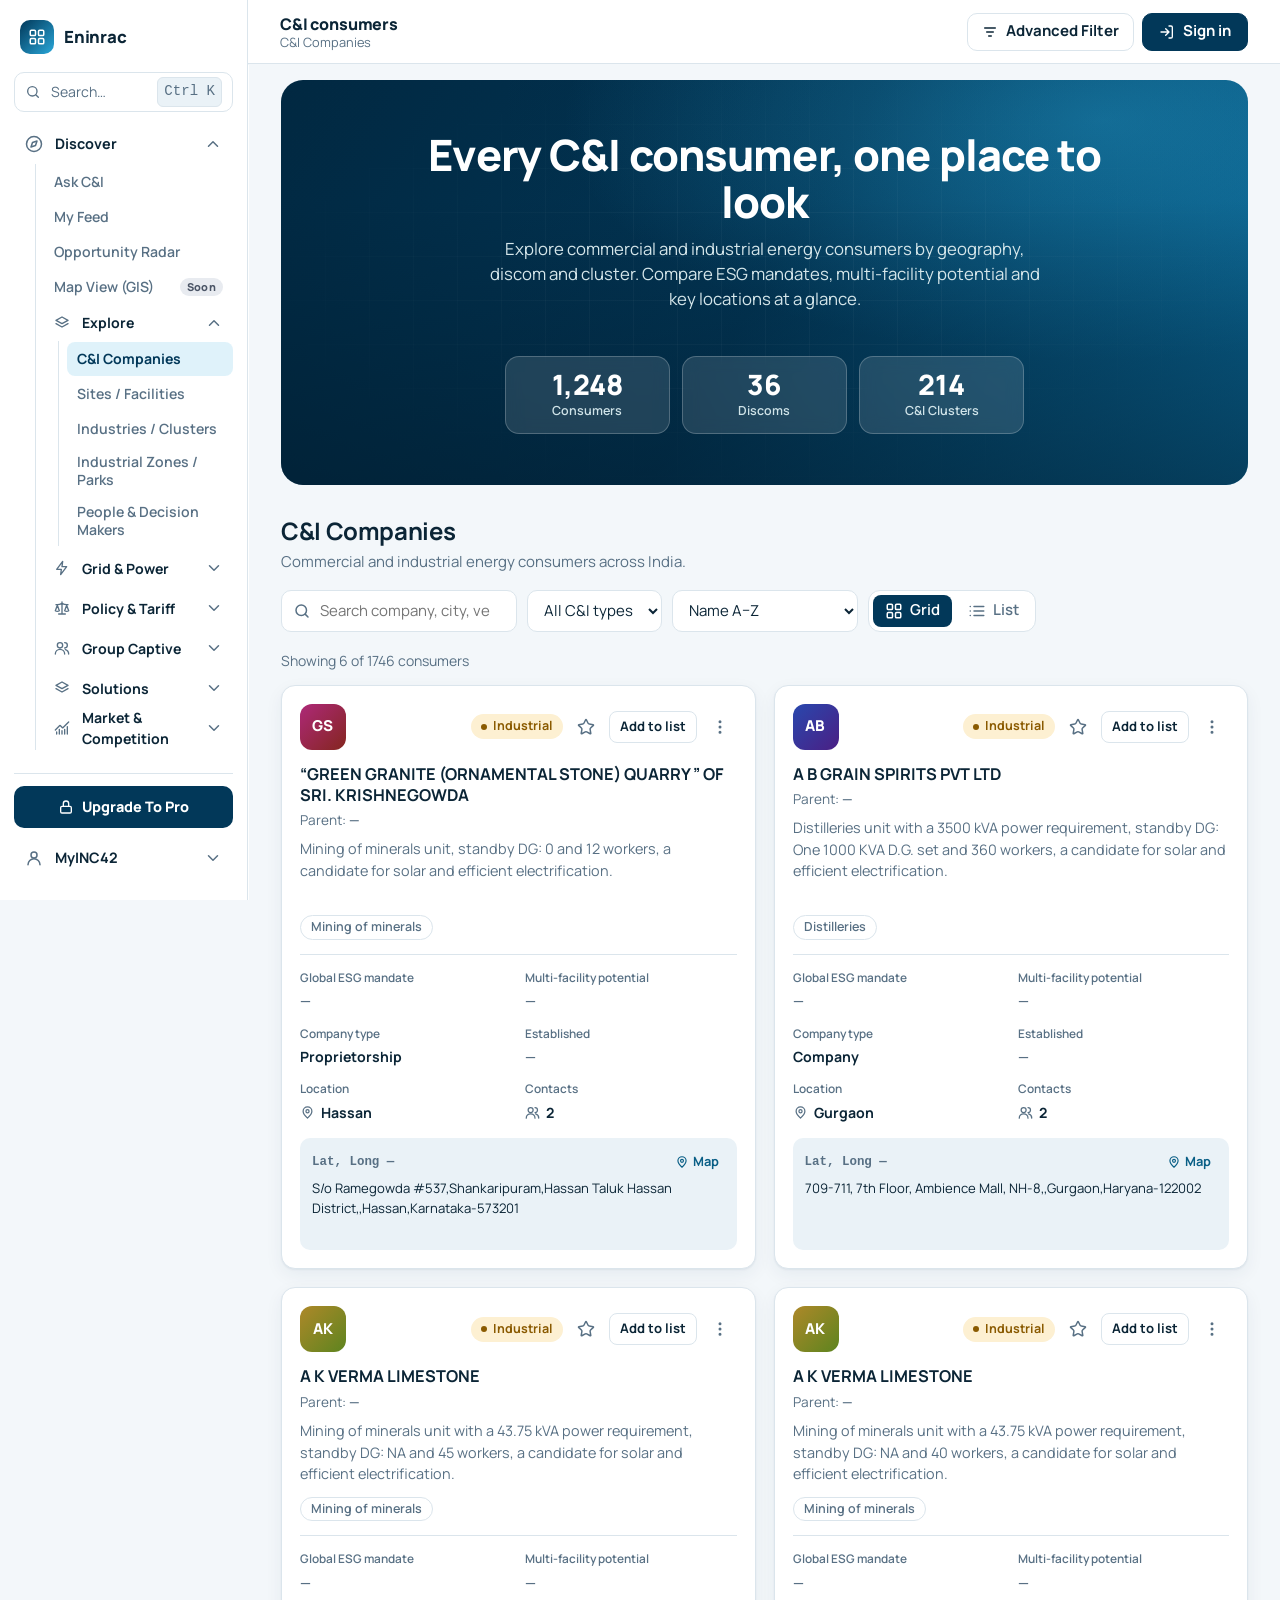
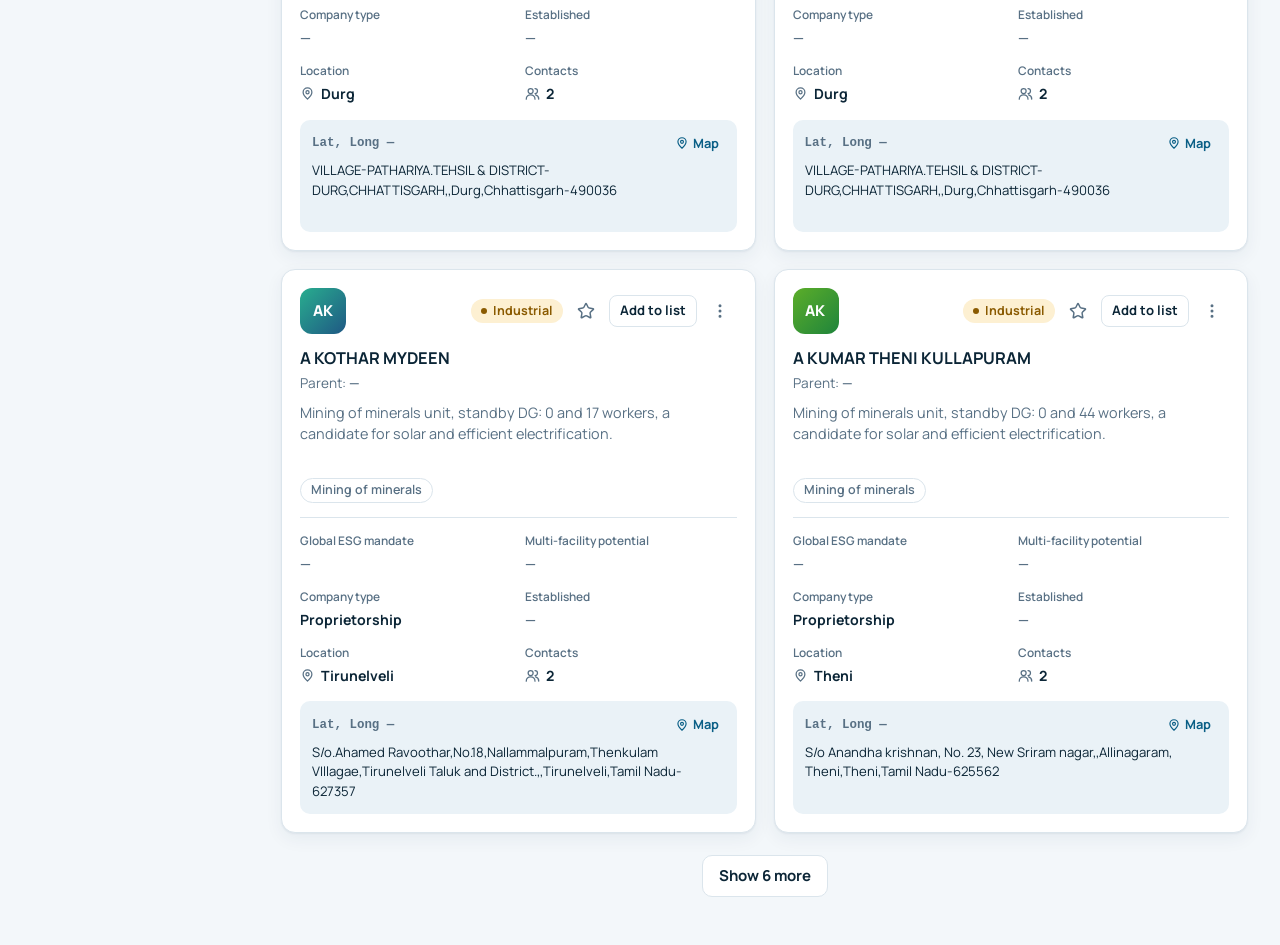
<file: index.html>
<!DOCTYPE html>
<html lang="en">

<head>
  <meta charset="utf-8">
  <meta name="viewport" content="width=device-width, initial-scale=1, viewport-fit=cover">
  <title>C&amp;I Consumers</title>
  <link href="https://fonts.googleapis.com/css2?family=Manrope:wght@400;500;600;700;800&display=swap" rel="stylesheet">
  <link rel="stylesheet" href="./Project-Library-Dashboard.css">
  <link rel="stylesheet" href="./ask-ci.css">
</head>

<body>
  <script src="./common.js"></script>
  <script src="./search-modal.js"></script>
  <script src="./upgrade-modal.js"></script>
  <script src="./my-lists.js"></script>
  <script src="./ask-ci.js"></script>
  <script src="./filter-config.js"></script>
  <script src="./advanced-filter.js"></script>
  <script>
    const section0 = currentSection();
    initShell({ active: section0, onNavigate: id => openSection(id) });
    AdvancedFilter.mount({ section: section0, onChange: () => { state.limit = PAGE; renderContent(); } });
    if (typeof MyLists !== "undefined") MyLists.mount({
      current: () => state.section, goto: id => openSection(id), rerender: () => mount(),
      companies: ids => ids.map(id => state.items.find(i => String(i.id) === String(id))).filter(Boolean), card: i => ItemCard(i), loading: () => state.loading
    });
    else console.warn("my-lists.js was not loaded, so the My Lists pages are unavailable. Check that it sits next to index.html.");

    /* ---------- State ---------- */
    const PAGE = 6;
    const state = { section: section0, viewMode: "grid", query: "", type: "All", sort: "name-asc", loading: true, error: null, limit: PAGE, items: [] };
    const SKEY = "ec-list-state";
    function saveState() { try { sessionStorage.setItem(SKEY, JSON.stringify({ q: state.query, type: state.type, sort: state.sort, view: state.viewMode, limit: state.limit, y: window.scrollY })); } catch (e) { } }
    function restoreState() { try { const s = JSON.parse(sessionStorage.getItem(SKEY) || "null"); if (s) { state.query = s.q; state.type = s.type; state.sort = s.sort; state.viewMode = s.view; state.limit = s.limit; state.y = s.y; } } catch (e) { } }
    window.addEventListener("pagehide", saveState);

    const actionBtn = i => `<button class="icon-btn" data-action="${i.id}" aria-label="Actions for ${esc(i.name)}">${icon("more")}</button>`;

    function getVisible() {
      const q = state.query.trim().toLowerCase();
      let r = state.items.filter(i =>
        (state.type === "All" || i.ciType === state.type) &&
        advancedMatch(i) &&
        (!q || [i.name, i.group, i.companyType, i.ciType, i.vertical, i.city, i.description, i.address, i.esg].some(f => String(f ?? "").toLowerCase().includes(q))));
      const [k, dir] = state.sort.split("-");
      r.sort((a, b) => { const x = k === "name" ? a.name.localeCompare(b.name) : (a.year || 0) - (b.year || 0); return dir === "asc" ? x : -x });
      return r;
    }

    /* ---------- Components ---------- */
    /* Sections (pages) that do NOT show the banner. "*" at the end matches a prefix. Example: ["ask", "feed", "people"].
       (My Lists and saved list pages never show it.) */
    const BANNERLESS_SECTIONS = [];
    const bannerHidden = id => sectionIn(BANNERLESS_SECTIONS, id);

    /* Edit these 3 stats (number + short name) */
    const BANNER_STATS = [
      { value: "1,248", label: "Consumers" },
      { value: "36", label: "Discoms" },
      { value: "214", label: "C&I Clusters" }
    ];

    const Banner = () => `
  <section class="banner" aria-labelledby="bn">
    <div class="banner-body">
      <h1 id="bn">Every C&amp;I consumer, one place to look</h1>
      <p>Explore commercial and industrial energy consumers by geography, discom and cluster. Compare ESG mandates, multi-facility potential and key locations at a glance.</p>
      
      <ul class="banner-stats" aria-label="Key numbers">
        ${BANNER_STATS.map(s => `<li class="stat"><b>${esc(s.value)}</b><span>${esc(s.label)}</span></li>`).join("")}
      </ul>
    </div>
  </section>`;

    const ViewToggle = () => `
  <div class="toggle" role="group" aria-label="View mode">
    <button data-view="grid" aria-pressed="${state.viewMode === "grid"}">${icon("grid")}Grid</button>
    <button data-view="list" aria-pressed="${state.viewMode === "list"}">${icon("list")}List</button>
  </div>`;

    const Search = () => `
  <label class="field"><span class="sr">Search consumers</span>${icon("search")}
    <input class="input" id="q" type="search" placeholder="Search company, city, vertical, address" value="${esc(state.query)}" autocomplete="off"></label>`;

    const Filters = () => `
  <label><span class="sr">Filter by C&amp;I type</span><select class="select" id="type">
    ${[["All", "All C&I types"], ["Commercial", "Commercial"], ["Industrial", "Industrial"]].map(([v, l]) => `<option value="${v}" ${v === state.type ? "selected" : ""}>${l}</option>`).join("")}
  </select></label>
  <label><span class="sr">Sort</span><select class="select" id="sort">
    ${[["name-asc", "Name A–Z"], ["name-desc", "Name Z–A"], ["year-asc", "Oldest established"], ["year-desc", "Newest established"]].map(([v, l]) => `<option value="${v}" ${v === state.sort ? "selected" : ""}>${l}</option>`).join("")}
  </select></label>`;

    const SECTION_DESC = "Commercial and industrial energy consumers across India.";
    const DashboardHeader = () => `
  <header class="head${bannerHidden(state.section) ? " head--first" : ""}">
    <div><h2>${esc(sectionLabel(state.section))}</h2><p class="sub">${state.section === "entities" ? SECTION_DESC : "This section's data isn't connected yet."}</p></div>
    ${state.section === "entities" ? `<div class="tools">${Search()}${Filters()}<span id="vt">${ViewToggle()}</span></div>` : ""}
  </header>`;

    /* star (Watchlist) + "Add to list" buttons; empty if my-lists.js is not loaded */
    const listActions = i => typeof MyLists !== "undefined" ? MyLists.actionsHtml(i.id, i.name) : "";

    const ItemCard = i => `
  <article class="card" data-open="${esc(i.id)}">
    <div class="card-top">${thumb(i)}<div class="right">${i.ciType ? ciBadge(i.ciType) : ""}${listActions(i)}${actionBtn(i)}</div></div>
    <h3><a class="card-link" href="${detailsUrl(i)}">${esc(i.name)}</a></h3>
    <p class="group">Parent: ${val(i.group)}</p>
    <p class="desc">${esc(i.description)}</p>
    <div class="tags">${i.vertical ? `<span class="tag">${esc(i.vertical)}</span>` : ""}</div>
    <dl class="kv">
      <div><dt>Global ESG mandate</dt><dd>${i.esg ? esgBadge(i.esg) : NA}</dd></div>
      <div><dt>Multi-facility potential</dt><dd>${i.multi == null ? NA : yn(i.multi)}</dd></div>
      <div><dt>Company type</dt><dd>${val(i.companyType)}</dd></div>
      <div><dt>Established</dt><dd>${val(i.year)}</dd></div>
      <div><dt>Location</dt><dd>${icon("pin")}${val(i.city)}</dd></div>
      <div><dt>Contacts</dt><dd>${icon("users")}${i.contacts}</dd></div>
    </dl>
    <div class="loc">
      <div class="loc-head"><span class="coords">${coords(i)}</span>${mapLink(i)}</div>
      <p class="addr">${val(i.address)}</p>
    </div>
  </article>`;

    const GridView = items => `<div class="grid">${items.map(ItemCard).join("")}</div>`;

    const ItemTable = items => `
  <div class="table-wrap" tabindex="0" role="region" aria-label="C&amp;I consumers table">
    <table>
      <thead><tr><th>Company</th><th>C&amp;I type</th><th>C&amp;I vertical</th><th>Company type</th><th>Location</th><th>ESG mandate</th><th>Multi-facility</th><th>Contacts</th><th>Est.</th><th>Description</th><th>Key location</th><th style="text-align:right">Actions</th></tr></thead>
      <tbody>${items.map(i => `
        <tr data-open="${esc(i.id)}">
          <td><div class="name-cell">${thumb(i)}<div><a class="card-link" href="${detailsUrl(i)}">${esc(i.name)}</a><small>${val(i.group)}</small></div></div></td>
          <td>${i.ciType ? ciBadge(i.ciType) : NA}</td>
          <td>${val(i.vertical)}</td>
          <td>${val(i.companyType)}</td>
          <td>${val(i.city)}</td>
          <td>${i.esg ? esgBadge(i.esg) : NA}</td>
          <td>${i.multi == null ? NA : yn(i.multi)}</td>
          <td>${i.contacts}</td>
          <td class="dt">${val(i.year)}</td>
          <td class="d"><p class="desc">${esc(i.description)}</p></td>
          <td class="loc-cell"><p class="addr">${val(i.address)}</p><div class="loc-head"><span class="coords">${coords(i)}</span>${mapLink(i)}</div></td>
          <td class="act">${listActions(i)}${actionBtn(i)}</td>
        </tr>`).join("")}</tbody>
    </table>
  </div>`;
    const ListView = items => ItemTable(items);

    const Empty = () => `
  <div class="empty">${icon("inbox")}<h3>No consumers match your search</h3>
  <p>Try a different keyword or clear the filters.</p>
  <button class="btn" data-clear>Clear search and filters</button></div>`;

    const Skeleton = () => `<div class="grid">${Array(8).fill('<div class="skel"></div>').join("")}</div>`;

    const ErrorState = () => `
  <div class="empty">${icon("inbox")}<h3>Couldn't load ${esc(DATA_URL)}</h3>
  <p>${esc(state.error)}</p>
  <p>Keep the file next to this HTML and open the page through a local server (for example <code>python -m http.server</code>). Browsers block fetch() on file:// pages.</p>
  <button class="btn" data-retry>Try again</button></div>`;

    const Placeholder = () => `
  <div class="empty">${icon("filter")}<h3>${esc(sectionLabel(state.section))}</h3>
  <p>Data for this section isn't connected yet. Its filters are ready in Advanced Filter.</p></div>`;

    const Content = () => {
      if (state.section !== "entities") return Placeholder();
      if (state.loading) return Skeleton();
      if (state.error) return ErrorState();
      const items = getVisible();
      const shown = items.slice(0, state.limit);
      const n = `<p class="count" aria-live="polite">Showing ${shown.length} of ${items.length} consumers${items.length !== state.items.length ? ` (filtered from ${state.items.length})` : ""}</p>`;
      if (!items.length) return n + Empty();
      const more = items.length > shown.length ? `<div class="more"><button class="btn" data-more>Show ${Math.min(PAGE, items.length - shown.length)} more</button></div>` : "";
      return n + (state.viewMode === "grid" ? GridView(shown) : ListView(shown)) + more;
    };

    /* ---------- Render ---------- */
    const app = document.getElementById("app");
    function renderContent() { const el = document.getElementById("content"); if (el) el.innerHTML = Content(); }
    function renderToggle() { document.getElementById("vt").innerHTML = ViewToggle(); }
    function mount() {
      if (typeof MyLists !== "undefined" && MyLists.handles(state.section)) { app.innerHTML = MyLists.html(state.section); return; }   /* My Lists + saved list pages */
      if (state.section === "ask" && typeof AskCI !== "undefined") { app.innerHTML = AskCI.html(); AskCI.bind(app); return; }   /* Ask C&I: no banner, no page header */
      app.innerHTML = (bannerHidden(state.section) ? "" : Banner()) + DashboardHeader() + `<main id="content">${Content()}</main>`;
    }


    /* ---------- Sidebar section + Advanced Filter wiring ---------- */
    function advancedMatch(i) {
      /* Advanced Filter values: AdvancedFilter.get().values  (keys = field ids in filter-config.js).
         The new filters have no matching data fields yet, so nothing is applied here. */
      return true;
    }
    function openSection(id, push = true) {
      if (id === state.section) return;
      state.section = id; state.limit = PAGE;
      if (push) { try { history.pushState(null, "", "?section=" + id); } catch (e) { } }
      setActiveNav(id); AdvancedFilter.setSection(id); mount();
    }
    window.addEventListener("popstate", () => openSection(currentSection(), false));

    /* ---------- Events ---------- */
    app.addEventListener("click", e => {
      if (e.target.closest("[data-more]")) { state.limit += PAGE; renderContent(); return; }
      if (e.target.closest("[data-retry]")) { boot(); return; }
      const v = e.target.closest("[data-view]");
      if (v) { state.viewMode = v.dataset.view; renderToggle(); renderContent(); return; }
      const a = e.target.closest("[data-action]");
      if (a) { const it = state.items.find(i => String(i.id) === a.dataset.action); toast("Actions for " + it.name); return; }
      const t = e.target.closest("[data-toast]");
      if (t) { toast(t.dataset.toast); return; }
      if (e.target.closest("[data-clear]")) { state.query = ""; state.type = "All"; state.sort = "name-asc"; state.limit = PAGE; mount(); return; }
      const o = e.target.closest("[data-open]");
      if (o && !e.target.closest("a,button,input,select,label")) location.href = detailsUrl({ id: o.dataset.open });
    });
    app.addEventListener("input", e => {
      if (e.target.id === "q") { state.query = e.target.value; state.limit = PAGE; renderContent(); }
    });
    app.addEventListener("change", e => {
      if (e.target.id === "type") { state.type = e.target.value; state.limit = PAGE; renderContent(); }
      if (e.target.id === "sort") { state.sort = e.target.value; state.limit = PAGE; renderContent(); }
    });

    /* ---------- Boot (loads ec_projects.json) ---------- */
    function boot() {
      state.loading = true; state.error = null; mount();
      loadRecords()
        .then(list => { state.items = list.map(normalize); })
        .catch(err => { state.error = err.message || String(err); })
        .finally(() => { state.loading = false; mount(); if (state.y) { window.scrollTo(0, state.y); state.y = 0; } });
    }
    restoreState();
    boot();
  </script>
</body>

</html>
</file>
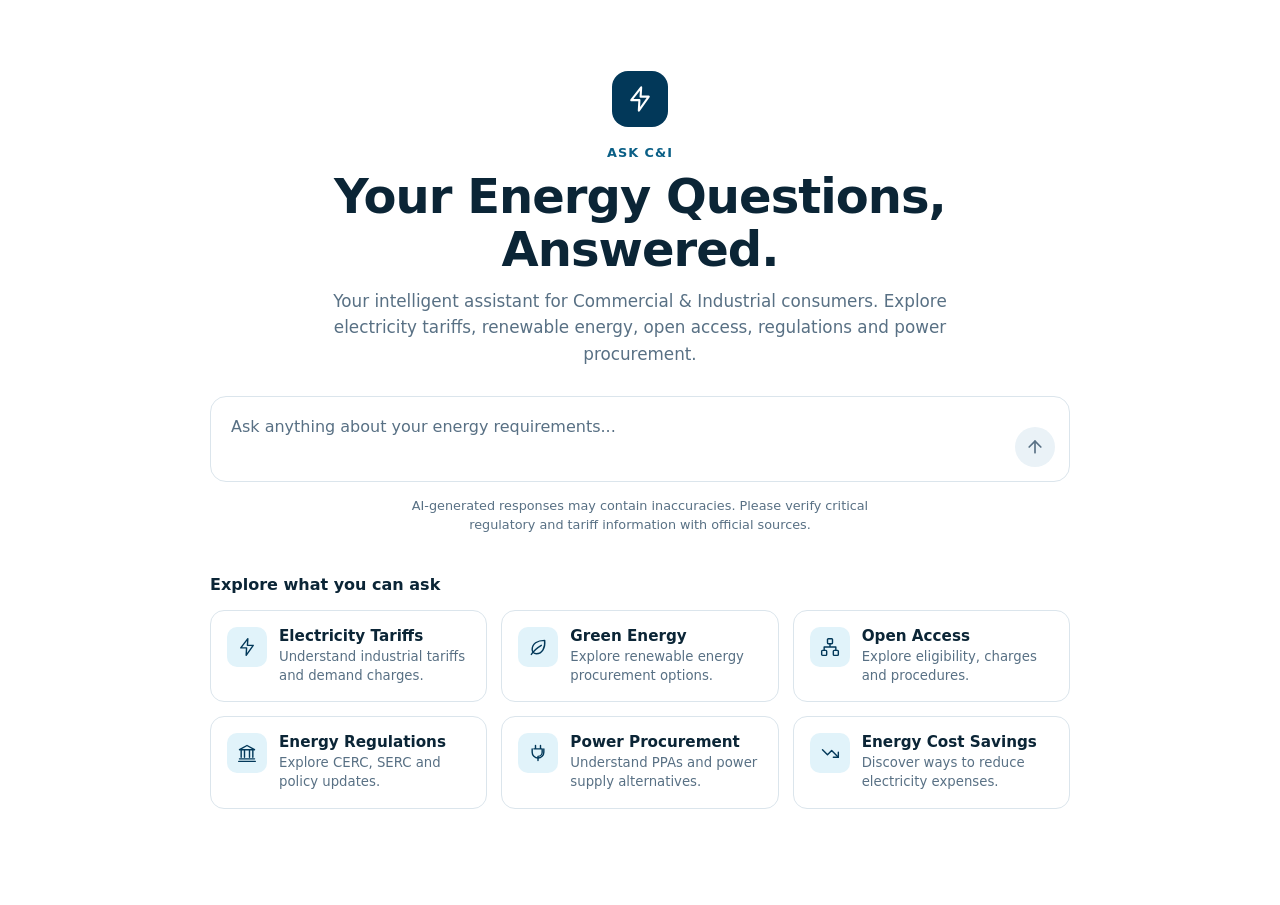
<file: ask-ci.html>
<!DOCTYPE html>
<html lang="en">

<head>
    <meta charset="UTF-8">
    <meta name="viewport" content="width=device-width, initial-scale=1.0">
    <title>Ask C&I | Dashboard</title>
    <link rel="stylesheet" href="ask-ci.css">
</head>

<body>

    <main class="ask-ci-page">
        <section class="ask-ci-content">

            <!-- Logo -->
            <div class="ask-ci-logo">
                <svg viewBox="0 0 24 24" fill="none" stroke="currentColor" stroke-width="1.8" stroke-linecap="round"
                    stroke-linejoin="round" aria-hidden="true">
                    <path d="M13 2 4.5 13h7L11 22l8.5-12h-7L13 2Z" />
                </svg>
            </div>

            <!-- Heading -->
            <span class="ask-ci-eyebrow">Ask C&I</span>

            <h1 class="ask-ci-title">
                Your Energy Questions, Answered.
            </h1>

            <p class="ask-ci-subtitle">
                Your intelligent assistant for Commercial & Industrial consumers.
                Explore electricity tariffs, renewable energy, open access,
                regulations and power procurement.
            </p>

            <!-- Textarea and arrow button in ONE container -->
            <form class="ask-ci-prompt-box" id="askCIForm">
                <textarea id="askCIInput" class="ask-ci-textarea" rows="2" maxlength="5000"
                    placeholder="Ask anything about your energy requirements..."
                    aria-label="Enter your energy question"></textarea>

                <button class="ask-ci-send" id="askCISend" type="submit" aria-label="Submit question" disabled>
                    <svg viewBox="0 0 24 24" fill="none" stroke="currentColor" stroke-width="2" stroke-linecap="round"
                        stroke-linejoin="round" aria-hidden="true">
                        <path d="M12 19V5" />
                        <path d="m5 12 7-7 7 7" />
                    </svg>
                </button>
            </form>

            <!-- Disclaimer -->
            <p class="ask-ci-disclaimer">
                AI-generated responses may contain inaccuracies.
                Please verify critical regulatory and tariff information
                with official sources.
            </p>

            <!-- Suggestion cards -->
            <section class="ask-ci-suggestions">
                <h2 class="ask-ci-section-title">Explore what you can ask</h2>

                <div class="ask-ci-grid">

                    <button class="ask-ci-card" type="button"
                        data-prompt="Explain industrial electricity tariffs and demand charges for C&I consumers in India.">
                        <span class="ask-ci-card-icon">
                            <svg viewBox="0 0 24 24" fill="none" stroke="currentColor" stroke-width="1.7"
                                stroke-linecap="round" stroke-linejoin="round">
                                <path d="M13 2 4.5 13h7L11 22l8.5-12h-7L13 2Z" />
                            </svg>
                        </span>
                        <span class="ask-ci-card-content">
                            <strong>Electricity Tariffs</strong>
                            <small>Understand industrial tariffs and demand charges.</small>
                        </span>
                    </button>

                    <button class="ask-ci-card" type="button"
                        data-prompt="Explain renewable energy procurement options for C&I consumers in India.">
                        <span class="ask-ci-card-icon">
                            <svg viewBox="0 0 24 24" fill="none" stroke="currentColor" stroke-width="1.7"
                                stroke-linecap="round" stroke-linejoin="round">
                                <path d="M20 4c-9 0-15 4-15 11a5 5 0 0 0 5 5c7 0 11-7 10-16Z" />
                                <path d="M4 21c3-5 7-8 12-11" />
                            </svg>
                        </span>
                        <span class="ask-ci-card-content">
                            <strong>Green Energy</strong>
                            <small>Explore renewable energy procurement options.</small>
                        </span>
                    </button>

                    <button class="ask-ci-card" type="button"
                        data-prompt="Explain open access eligibility, charges and procedures for C&I consumers in India.">
                        <span class="ask-ci-card-icon">
                            <svg viewBox="0 0 24 24" fill="none" stroke="currentColor" stroke-width="1.7"
                                stroke-linecap="round" stroke-linejoin="round">
                                <rect x="9" y="2" width="6" height="6" rx="1" />
                                <rect x="2" y="16" width="6" height="6" rx="1" />
                                <rect x="16" y="16" width="6" height="6" rx="1" />
                                <path d="M12 8v4M5 16v-4h14v4" />
                            </svg>
                        </span>
                        <span class="ask-ci-card-content">
                            <strong>Open Access</strong>
                            <small>Explore eligibility, charges and procedures.</small>
                        </span>
                    </button>

                    <button class="ask-ci-card" type="button"
                        data-prompt="Explain CERC and SERC regulations affecting commercial and industrial electricity consumers in India.">
                        <span class="ask-ci-card-icon">
                            <svg viewBox="0 0 24 24" fill="none" stroke="currentColor" stroke-width="1.7"
                                stroke-linecap="round" stroke-linejoin="round">
                                <path d="M12 3 3 8h18l-9-5Z" />
                                <path d="M5 9v8M9 9v8M15 9v8M19 9v8M3 19h18M2 22h20" />
                            </svg>
                        </span>
                        <span class="ask-ci-card-content">
                            <strong>Energy Regulations</strong>
                            <small>Explore CERC, SERC and policy updates.</small>
                        </span>
                    </button>

                    <button class="ask-ci-card" type="button"
                        data-prompt="Compare DISCOM supply, power purchase agreements and renewable energy procurement for C&I consumers in India.">
                        <span class="ask-ci-card-icon">
                            <svg viewBox="0 0 24 24" fill="none" stroke="currentColor" stroke-width="1.7"
                                stroke-linecap="round" stroke-linejoin="round">
                                <path d="M9 7V3M15 7V3M7 7h10v4a5 5 0 0 1-5 5v5" />
                                <path d="M5 7v4a7 7 0 0 0 14 0V7" />
                            </svg>
                        </span>
                        <span class="ask-ci-card-content">
                            <strong>Power Procurement</strong>
                            <small>Understand PPAs and power supply alternatives.</small>
                        </span>
                    </button>

                    <button class="ask-ci-card" type="button"
                        data-prompt="Suggest practical strategies to reduce electricity costs for industrial consumers in India.">
                        <span class="ask-ci-card-icon">
                            <svg viewBox="0 0 24 24" fill="none" stroke="currentColor" stroke-width="1.7"
                                stroke-linecap="round" stroke-linejoin="round">
                                <path d="m22 17-8-8-5 5-6-6" />
                                <path d="M16 17h6v-6" />
                            </svg>
                        </span>
                        <span class="ask-ci-card-content">
                            <strong>Energy Cost Savings</strong>
                            <small>Discover ways to reduce electricity expenses.</small>
                        </span>
                    </button>

                </div>
            </section>

            <p class="ask-ci-status" id="askCIStatus" role="status" aria-live="polite"></p>

        </section>
    </main>

    <script src="ask-ci.js"></script>
</body>

</html>
</file>
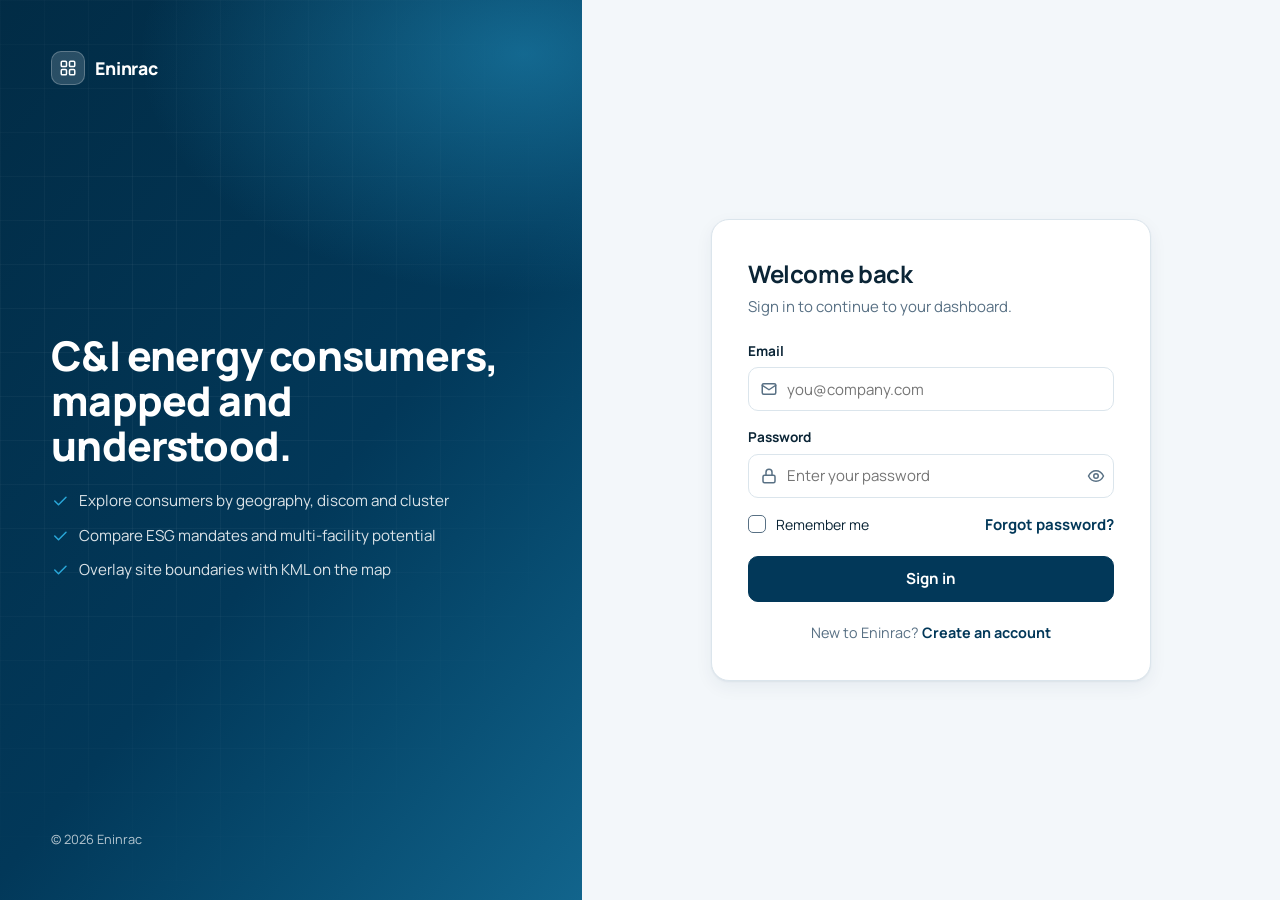
<file: login.html>
<!doctype html>
<html lang="en">

<head>
  <meta charset="utf-8" />
  <meta name="viewport" content="width=device-width, initial-scale=1, viewport-fit=cover" />
  <title>Sign in · Eninrac</title>
  <link href="https://fonts.googleapis.com/css2?family=Manrope:wght@400;500;600;700;800&display=swap"
    rel="stylesheet" />
  <link rel="stylesheet" href="./Project-Library-Dashboard.css" />
  <link rel="stylesheet" href="./auth.css" />
</head>

<body>
  <script src="./auth.js"></script>
  <main class="auth">
    <aside class="auth-brand" aria-label="About Eninrac">
      <a class="auth-logo" href="index.html"><span class="brand-mark"><svg class="icon" aria-hidden="true">
            <use href="#i-grid" />
          </svg></span>Eninrac</a>
      <div class="auth-brand__body">
        <p class="auth-brand__title">
          C&amp;I energy consumers, mapped and understood.
        </p>
        <ul class="auth-points">
          <li>
            <svg class="icon" aria-hidden="true">
              <use href="#i-check" />
            </svg>Explore consumers by geography, discom and cluster
          </li>
          <li>
            <svg class="icon" aria-hidden="true">
              <use href="#i-check" />
            </svg>Compare ESG mandates and multi-facility potential
          </li>
          <li>
            <svg class="icon" aria-hidden="true">
              <use href="#i-check" />
            </svg>Overlay site boundaries with KML on the map
          </li>
        </ul>
      </div>
      <p class="auth-brand__foot">© 2026 Eninrac</p>
    </aside>
    <section class="auth-panel">
      <div class="auth-card">
        <header class="auth-card__head">
          <h1>Welcome back</h1>
          <p>Sign in to continue to your dashboard.</p>
        </header>
        <div class="auth-notice" id="notice" role="status" hidden>
          <svg class="icon" aria-hidden="true">
            <use href="#i-check" />
          </svg><span>Account created. Please sign in.</span>
        </div>
        <div class="auth-alert" id="formError" role="alert" hidden>
          <svg class="icon" aria-hidden="true">
            <use href="#i-alert" />
          </svg><span></span>
        </div>
        <form data-auth="login" novalidate>
          <div class="auth-field">
            <label for="email">Email</label>
            <div class="field">
              <svg class="icon" aria-hidden="true">
                <use href="#i-mail" />
              </svg><input class="input" id="email" name="email" type="email" autocomplete="email"
                placeholder="you@company.com" required data-rule="email" aria-describedby="email-err" />
            </div>
            <p class="auth-error" id="email-err" hidden>
              <svg class="icon" aria-hidden="true">
                <use href="#i-alert" />
              </svg><span></span>
            </p>
          </div>
          <div class="auth-field">
            <label for="password">Password</label>
            <div class="field field--pw">
              <svg class="icon" aria-hidden="true">
                <use href="#i-lock" />
              </svg><input class="input" id="password" name="password" type="password" autocomplete="current-password"
                placeholder="Enter your password" required data-rule="password"
                aria-describedby="password-err" /><button type="button" class="pw-toggle" data-toggle-pw="password"
                aria-label="Show password" aria-pressed="false">
                <svg class="icon" aria-hidden="true">
                  <use href="#i-eye" />
                </svg>
              </button>
            </div>
            <p class="auth-error" id="password-err" hidden>
              <svg class="icon" aria-hidden="true">
                <use href="#i-alert" />
              </svg><span></span>
            </p>
          </div>
          <div class="auth-row">
            <label class="auth-check"><input type="checkbox" name="remember" /><span>Remember me</span></label>
            <a href="#" data-forgot>Forgot password?</a>
          </div>
          <button type="submit" class="btn btn-primary auth-submit">
            Sign in
          </button>
        </form>
        <p class="auth-switch">
          New to Eninrac? <a href="register.html">Create an account</a>
        </p>
      </div>
    </section>
  </main>
</body>

</html>
</file>
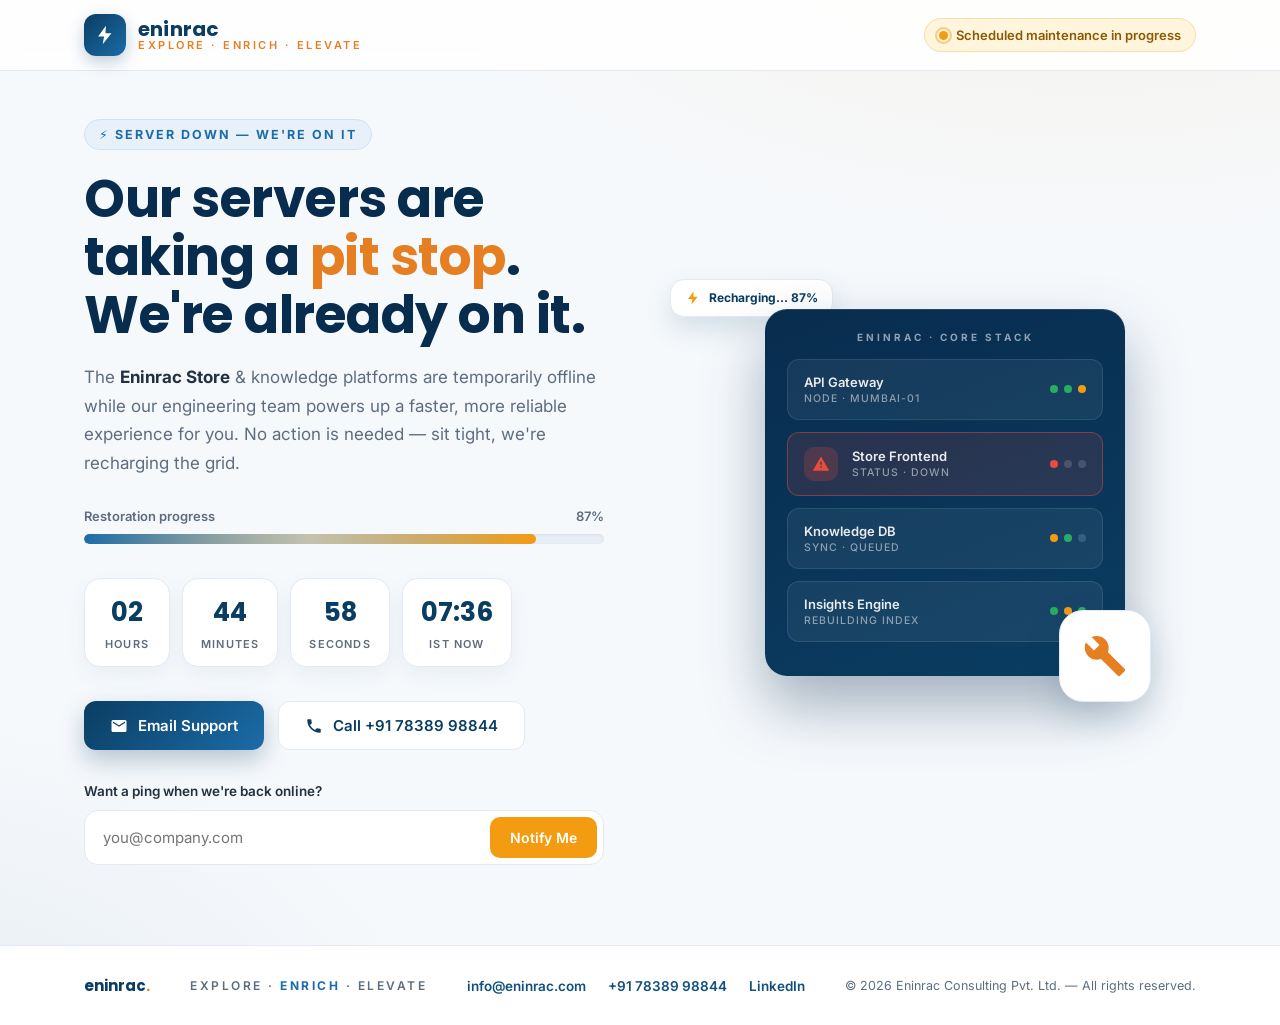
<file: maintenance.html>
<!DOCTYPE html>
<html lang="en">

<head>
    <meta charset="UTF-8" />
    <meta name="viewport" content="width=device-width, initial-scale=1.0" />
    <title>We're On It | Eninrac – Temporary Downtime</title>
    <meta name="robots" content="noindex">
    <link rel="preconnect" href="https://fonts.googleapis.com">
    <link
        href="https://fonts.googleapis.com/css2?family=Inter:wght@400;500;600;700;800&family=Poppins:wght@500;600;700&display=swap"
        rel="stylesheet">
    <style>
        :root {
            --blue-900: #082C4E;
            --blue-800: #0A3D62;
            --blue-700: #11507E;
            --blue-600: #1B6CA8;
            --amber: #F39C12;
            --amber-deep: #E67E22;
            --ink: #22313F;
            --muted: #5D6D7E;
            --line: #E3EAF2;
            --bg: #F6F9FC;
            --green: #27AE60;
            --red: #E74C3C;
            --radius: 16px;
        }

        * {
            margin: 0;
            padding: 0;
            box-sizing: border-box
        }

        html {
            scroll-behavior: smooth
        }

        body {
            font-family: 'Inter', system-ui, sans-serif;
            color: var(--ink);
            background:
                radial-gradient(1200px 600px at 85% -10%, rgba(243, 156, 18, .08), transparent 60%),
                radial-gradient(1000px 700px at -10% 110%, rgba(10, 61, 98, .08), transparent 60%),
                var(--bg);
            min-height: 100vh;
            display: flex;
            flex-direction: column;
        }

        h1,
        h2,
        h3 {
            font-family: 'Poppins', 'Inter', sans-serif
        }

        /* ===== Header ===== */
        header {
            position: sticky;
            top: 0;
            z-index: 50;
            background: rgba(255, 255, 255, .85);
            backdrop-filter: blur(10px);
            border-bottom: 1px solid var(--line);
        }

        .nav {
            max-width: 1160px;
            margin: auto;
            display: flex;
            align-items: center;
            justify-content: space-between;
            padding: 14px 24px;
        }

        .logo {
            display: flex;
            align-items: center;
            gap: 12px;
            text-decoration: none
        }

        .logo-mark {
            width: 42px;
            height: 42px;
            border-radius: 12px;
            background: linear-gradient(135deg, var(--blue-800), var(--blue-600));
            display: grid;
            place-items: center;
            box-shadow: 0 6px 16px rgba(10, 61, 98, .25);
        }

        .logo-mark svg {
            width: 22px;
            height: 22px;
            fill: #fff
        }

        .logo-text {
            line-height: 1.05
        }

        .logo-text b {
            font-family: 'Poppins', sans-serif;
            font-size: 20px;
            font-weight: 700;
            color: var(--blue-800);
            letter-spacing: .2px;
        }

        .logo-text span {
            display: block;
            font-size: 11px;
            font-weight: 600;
            color: var(--amber-deep);
            letter-spacing: 2.5px;
            text-transform: uppercase;
        }

        .status-pill {
            display: inline-flex;
            align-items: center;
            gap: 8px;
            font-size: 13px;
            font-weight: 600;
            color: #8a5a00;
            background: #FFF4DC;
            border: 1px solid #F6DFA8;
            padding: 8px 14px;
            border-radius: 999px;
        }

        .dot {
            width: 9px;
            height: 9px;
            border-radius: 50%;
            background: var(--amber);
            position: relative
        }

        .dot::after {
            content: "";
            position: absolute;
            inset: -4px;
            border-radius: 50%;
            border: 2px solid rgba(243, 156, 18, .45);
            animation: ping 1.6s ease-out infinite;
        }

        @keyframes ping {
            0% {
                transform: scale(.6);
                opacity: 1
            }

            100% {
                transform: scale(1.5);
                opacity: 0
            }
        }

        /* ===== Main ===== */
        main {
            flex: 1;
            max-width: 1160px;
            margin: auto;
            width: 100%;
            padding: 48px 24px 24px
        }

        .grid {
            display: grid;
            grid-template-columns: 1.05fr .95fr;
            gap: 56px;
            align-items: center
        }

        .eyebrow {
            display: inline-flex;
            align-items: center;
            gap: 8px;
            font-size: 12.5px;
            font-weight: 700;
            letter-spacing: 2px;
            text-transform: uppercase;
            color: var(--blue-600);
            background: #E8F1FA;
            border: 1px solid #CFE2F3;
            padding: 7px 14px;
            border-radius: 999px;
            margin-bottom: 20px;
        }

        h1 {
            font-size: clamp(34px, 5vw, 52px);
            line-height: 1.12;
            color: var(--blue-900);
            font-weight: 700;
            letter-spacing: -.5px;
        }

        h1 .accent {
            color: var(--amber-deep)
        }

        .lede {
            margin-top: 18px;
            font-size: 17px;
            line-height: 1.7;
            color: var(--muted);
            max-width: 520px;
        }

        .lede b {
            color: var(--ink)
        }

        /* progress */
        .progress-wrap {
            margin-top: 30px;
            max-width: 520px
        }

        .progress-meta {
            display: flex;
            justify-content: space-between;
            font-size: 13px;
            font-weight: 600;
            color: var(--muted);
            margin-bottom: 10px
        }

        .progress {
            height: 10px;
            border-radius: 999px;
            background: #E6EDF5;
            overflow: hidden;
            box-shadow: inset 0 1px 3px rgba(10, 61, 98, .08)
        }

        .bar {
            height: 100%;
            width: 0%;
            border-radius: 999px;
            background: linear-gradient(90deg, var(--blue-600), var(--amber));
            animation: fill 9s ease-in-out forwards;
            position: relative;
        }

        .bar::after {
            content: "";
            position: absolute;
            inset: 0;
            background: linear-gradient(90deg, transparent, rgba(255, 255, 255, .5), transparent);
            animation: shine 1.8s linear infinite;
        }

        @keyframes fill {
            0% {
                width: 4%
            }

            60% {
                width: 68%
            }

            100% {
                width: 87%
            }
        }

        @keyframes shine {
            from {
                transform: translateX(-100%)
            }

            to {
                transform: translateX(100%)
            }
        }

        /* countdown cards */
        .clock-row {
            display: flex;
            gap: 12px;
            margin-top: 34px;
            flex-wrap: wrap
        }

        .clock-card {
            background: #fff;
            border: 1px solid var(--line);
            border-radius: var(--radius);
            padding: 14px 18px;
            min-width: 86px;
            text-align: center;
            box-shadow: 0 8px 20px rgba(10, 61, 98, .06);
        }

        .clock-card b {
            display: block;
            font-family: 'Poppins', sans-serif;
            font-size: 26px;
            color: var(--blue-800);
            font-variant-numeric: tabular-nums;
        }

        .clock-card span {
            font-size: 11px;
            font-weight: 600;
            letter-spacing: 1.2px;
            text-transform: uppercase;
            color: var(--muted)
        }

        /* buttons */
        .cta-row {
            display: flex;
            gap: 14px;
            margin-top: 34px;
            flex-wrap: wrap
        }

        .btn {
            display: inline-flex;
            align-items: center;
            gap: 10px;
            font-weight: 600;
            font-size: 15px;
            text-decoration: none;
            padding: 14px 26px;
            border-radius: 12px;
            transition: .2s ease;
            border: 0;
            cursor: pointer;
        }

        .btn-primary {
            background: linear-gradient(135deg, var(--blue-800), var(--blue-600));
            color: #fff;
            box-shadow: 0 10px 24px rgba(10, 61, 98, .28);
        }

        .btn-primary:hover {
            transform: translateY(-2px);
            box-shadow: 0 14px 30px rgba(10, 61, 98, .35)
        }

        .btn-ghost {
            background: #fff;
            color: var(--blue-800);
            border: 1.5px solid var(--line)
        }

        .btn-ghost:hover {
            border-color: var(--blue-600);
            background: #F3F8FD
        }

        .btn svg {
            width: 18px;
            height: 18px;
            fill: currentColor
        }

        /* notify */
        .notify {
            margin-top: 30px;
            max-width: 520px
        }

        .notify label {
            font-size: 13.5px;
            font-weight: 600;
            color: var(--ink)
        }

        .notify-field {
            margin-top: 10px;
            display: flex;
            gap: 10px;
            background: #fff;
            border: 1.5px solid var(--line);
            border-radius: 14px;
            padding: 6px 6px 6px 18px;
            transition: .2s;
        }

        .notify-field:focus-within {
            border-color: var(--blue-600);
            box-shadow: 0 0 0 4px rgba(27, 108, 168, .12)
        }

        .notify-field input {
            flex: 1;
            border: 0;
            outline: 0;
            font: inherit;
            font-size: 15px;
            color: var(--ink);
            background: transparent;
            min-width: 0;
        }

        .notify-field button {
            border: 0;
            border-radius: 10px;
            padding: 12px 20px;
            font: inherit;
            font-weight: 600;
            font-size: 14px;
            background: var(--amber);
            color: #fff;
            cursor: pointer;
            transition: .2s;
            white-space: nowrap;
        }

        .notify-field button:hover {
            background: var(--amber-deep)
        }

        .notify-msg {
            margin-top: 10px;
            font-size: 13.5px;
            font-weight: 600;
            color: var(--green);
            display: none
        }

        /* ===== Server illustration ===== */
        .scene {
            position: relative;
            display: grid;
            place-items: center;
            padding: 10px
        }

        .glow {
            position: absolute;
            width: 380px;
            height: 380px;
            border-radius: 50%;
            background: radial-gradient(circle, rgba(243, 156, 18, .16), transparent 65%);
            animation: breathe 5s ease-in-out infinite;
        }

        @keyframes breathe {

            0%,
            100% {
                transform: scale(1);
                opacity: .8
            }

            50% {
                transform: scale(1.12);
                opacity: 1
            }
        }

        .rack {
            position: relative;
            width: min(360px, 80vw);
            background: linear-gradient(160deg, var(--blue-900), var(--blue-800));
            border-radius: 22px;
            padding: 22px;
            box-shadow: 0 30px 60px rgba(8, 44, 78, .35), inset 0 1px 0 rgba(255, 255, 255, .12);
        }

        .rack::before {
            content: "ENINRAC · CORE STACK";
            display: block;
            font-size: 10px;
            letter-spacing: 3px;
            color: rgba(255, 255, 255, .55);
            font-weight: 700;
            text-align: center;
            margin-bottom: 16px;
        }

        .unit {
            background: rgba(255, 255, 255, .06);
            border: 1px solid rgba(255, 255, 255, .1);
            border-radius: 12px;
            padding: 14px 16px;
            margin-bottom: 12px;
            display: flex;
            align-items: center;
            gap: 14px;
        }

        .unit:last-child {
            margin-bottom: 0
        }

        .unit.down {
            background: rgba(231, 76, 60, .14);
            border-color: rgba(231, 76, 60, .45);
            animation: alertPulse 2s ease-in-out infinite;
        }

        @keyframes alertPulse {

            0%,
            100% {
                box-shadow: 0 0 0 0 rgba(231, 76, 60, 0)
            }

            50% {
                box-shadow: 0 0 0 6px rgba(231, 76, 60, .12)
            }
        }

        .unit .label {
            flex: 1;
            color: rgba(255, 255, 255, .9);
            font-size: 13px;
            font-weight: 600
        }

        .unit .label small {
            display: block;
            font-size: 10.5px;
            font-weight: 500;
            color: rgba(255, 255, 255, .5);
            letter-spacing: 1px;
            margin-top: 2px
        }

        .leds {
            display: flex;
            gap: 6px
        }

        .led {
            width: 8px;
            height: 8px;
            border-radius: 50%
        }

        .led.g {
            background: var(--green);
            animation: blink 1.4s infinite
        }

        .led.a {
            background: var(--amber);
            animation: blink 1.4s .3s infinite
        }

        .led.r {
            background: var(--red);
            animation: blink .7s infinite
        }

        .led.off {
            background: rgba(255, 255, 255, .15);
            animation: none
        }

        @keyframes blink {

            0%,
            100% {
                opacity: 1
            }

            50% {
                opacity: .25
            }
        }

        .warn {
            width: 34px;
            height: 34px;
            border-radius: 10px;
            display: grid;
            place-items: center;
            flex-shrink: 0;
            background: rgba(231, 76, 60, .2);
        }

        .warn svg {
            width: 18px;
            height: 18px;
            fill: var(--red)
        }

        .wrench {
            position: absolute;
            right: -26px;
            bottom: -26px;
            width: 92px;
            height: 92px;
            border-radius: 24px;
            background: #fff;
            border: 1px solid var(--line);
            display: grid;
            place-items: center;
            box-shadow: 0 16px 36px rgba(10, 61, 98, .18);
            animation: toolFloat 4s ease-in-out infinite;
        }

        .wrench svg {
            width: 44px;
            height: 44px;
            fill: var(--amber-deep)
        }

        @keyframes toolFloat {

            0%,
            100% {
                transform: translateY(0) rotate(-4deg)
            }

            50% {
                transform: translateY(-10px) rotate(4deg)
            }
        }

        .bolt-chip {
            position: absolute;
            left: -24px;
            top: -20px;
            background: #fff;
            border: 1px solid var(--line);
            border-radius: 14px;
            padding: 10px 14px;
            display: flex;
            align-items: center;
            gap: 8px;
            font-size: 12px;
            font-weight: 700;
            color: var(--blue-800);
            box-shadow: 0 12px 28px rgba(10, 61, 98, .14);
            animation: toolFloat 4s .8s ease-in-out infinite;
        }

        .bolt-chip svg {
            width: 16px;
            height: 16px;
            fill: var(--amber)
        }

        /* ===== Footer ===== */
        footer {
            border-top: 1px solid var(--line);
            background: #fff;
            margin-top: 56px
        }

        .foot {
            max-width: 1160px;
            margin: auto;
            padding: 28px 24px;
            display: flex;
            align-items: center;
            justify-content: space-between;
            gap: 20px;
            flex-wrap: wrap;
        }

        .foot .brand {
            font-family: 'Poppins', sans-serif;
            font-weight: 700;
            color: var(--blue-800);
            font-size: 15px
        }

        .foot .brand span {
            color: var(--amber-deep)
        }

        .foot .contact {
            display: flex;
            gap: 22px;
            flex-wrap: wrap;
            font-size: 13.5px;
            color: var(--muted);
            font-weight: 500
        }

        .foot a {
            color: var(--blue-700);
            text-decoration: none;
            font-weight: 600
        }

        .foot a:hover {
            color: var(--amber-deep)
        }

        .foot .tag {
            font-size: 12px;
            letter-spacing: 2.5px;
            text-transform: uppercase;
            color: var(--muted);
            font-weight: 600
        }

        .foot .tag b {
            color: var(--blue-600)
        }

        /* ===== Responsive ===== */
        @media (max-width:940px) {
            .grid {
                grid-template-columns: 1fr;
                gap: 60px
            }

            .scene {
                order: -1
            }

            .rack {
                width: min(320px, 86vw)
            }
        }

        @media (max-width:520px) {
            .nav {
                padding: 12px 16px
            }

            .status-pill span.txt {
                display: none
            }

            main {
                padding: 34px 18px
            }

            .cta-row .btn {
                width: 100%;
                justify-content: center
            }

            .clock-card {
                flex: 1
            }
        }
    </style>
</head>

<body>

    <!-- ======= HEADER ======= -->
    <header>
        <nav class="nav">
            <a class="logo" href="https://eninrac.com" aria-label="Eninrac home">
                <span class="logo-mark">
                    <svg viewBox="0 0 24 24">
                        <path d="M13 2 4.5 13.5H11L9.5 22 19 10h-6.5L13 2z" />
                    </svg>
                </span>
                <span class="logo-text"><b>eninrac</b><span>Explore · Enrich · Elevate</span></span>
            </a>
            <div class="status-pill"><span class="dot"></span><span class="txt">Scheduled maintenance in progress</span>
            </div>
        </nav>
    </header>

    <!-- ======= MAIN ======= -->
    <main>
        <section class="grid">

            <!-- Left: message -->
            <div>
                <span class="eyebrow">⚡ Server Down — We're On It</span>
                <h1>Our servers are taking a <span class="accent">pit&nbsp;stop</span>.<br>We're already on it.</h1>
                <p class="lede">
                    The <b>Eninrac Store</b> &amp; knowledge platforms are temporarily offline while our
                    engineering team powers up a faster, more reliable experience for you.
                    No action is needed — sit tight, we're recharging the grid.
                </p>

                <div class="progress-wrap">
                    <div class="progress-meta">
                        <span>Restoration progress</span>
                        <span id="pct">87%</span>
                    </div>
                    <div class="progress">
                        <div class="bar"></div>
                    </div>
                </div>

                <div class="clock-row" aria-label="Time remaining">
                    <div class="clock-card"><b id="hh">02</b><span>Hours</span></div>
                    <div class="clock-card"><b id="mm">45</b><span>Minutes</span></div>
                    <div class="clock-card"><b id="ss">00</b><span>Seconds</span></div>
                    <div class="clock-card"><b id="ist">--:--</b><span>IST Now</span></div>
                </div>

                <div class="cta-row">
                    <a class="btn btn-primary" href="mailto:store@eninrac.com">
                        <svg viewBox="0 0 24 24">
                            <path
                                d="M20 4H4a2 2 0 0 0-2 2v12a2 2 0 0 0 2 2h16a2 2 0 0 0 2-2V6a2 2 0 0 0-2-2zm0 4-8 5-8-5V6l8 5 8-5v2z" />
                        </svg>
                        Email Support
                    </a>
                    <a class="btn btn-ghost" href="tel:+917838998844">
                        <svg viewBox="0 0 24 24">
                            <path
                                d="M6.6 10.8a15.1 15.1 0 0 0 6.6 6.6l2.2-2.2c.3-.3.7-.4 1-.2 1.1.4 2.3.6 3.6.6.6 0 1 .4 1 1V20c0 .6-.4 1-1 1C10.6 21 3 13.4 3 4c0-.6.4-1 1-1h3.5c.6 0 1 .4 1 1 0 1.2.2 2.4.6 3.6.1.3 0 .7-.2 1l-2.3 2.2z" />
                        </svg>
                        Call +91 78389 98844
                    </a>
                </div>

                <form class="notify" id="notifyForm">
                    <label for="email">Want a ping when we're back online?</label>
                    <div class="notify-field">
                        <input id="email" type="email" required placeholder="you@company.com" />
                        <button type="submit">Notify Me</button>
                    </div>
                    <p class="notify-msg" id="notifyMsg">✓ You're on the list — we'll email you the moment we're live.
                    </p>
                </form>
            </div>

            <!-- Right: server illustration -->
            <div class="scene" aria-hidden="true">
                <div class="glow"></div>
                <div class="bolt-chip">
                    <svg viewBox="0 0 24 24">
                        <path d="M13 2 4.5 13.5H11L9.5 22 19 10h-6.5L13 2z" />
                    </svg>
                    Recharging… 87%
                </div>

                <div class="rack">
                    <div class="unit">
                        <div class="label">API Gateway <small>NODE · MUMBAI-01</small></div>
                        <div class="leds"><span class="led g"></span><span class="led g"></span><span
                                class="led a"></span></div>
                    </div>
                    <div class="unit down">
                        <span class="warn"><svg viewBox="0 0 24 24">
                                <path d="M12 2 1 21h22L12 2zm1 15h-2v-2h2v2zm0-4h-2V9h2v4z" />
                            </svg></span>
                        <div class="label">Store Frontend <small>STATUS · DOWN</small></div>
                        <div class="leds"><span class="led r"></span><span class="led off"></span><span
                                class="led off"></span></div>
                    </div>
                    <div class="unit">
                        <div class="label">Knowledge DB <small>SYNC · QUEUED</small></div>
                        <div class="leds"><span class="led a"></span><span class="led g"></span><span
                                class="led off"></span></div>
                    </div>
                    <div class="unit">
                        <div class="label">Insights Engine <small>REBUILDING INDEX</small></div>
                        <div class="leds"><span class="led g"></span><span class="led a"></span><span
                                class="led g"></span></div>
                    </div>

                    <div class="wrench">
                        <svg viewBox="0 0 24 24">
                            <path
                                d="M22.7 19 13.6 9.9c.9-2.3.4-5-1.5-6.9-2-2-5-2.4-7.4-1.3L9 6 6 9 1.6 4.7C.4 7.1.9 10.1 2.9 12.1c1.9 1.9 4.6 2.4 6.9 1.5l9.1 9.1c.4.4 1 .4 1.4 0l2.3-2.3c.5-.4.5-1.1.1-1.4z" />
                        </svg>
                    </div>
                </div>
            </div>

        </section>
    </main>

    <!-- ======= FOOTER ======= -->
    <footer>
        <div class="foot">
            <div class="brand">eninrac<span>.</span></div>
            <div class="tag">Explore · <b>Enrich</b> · Elevate</div>
            <div class="contact">
                <a href="mailto:info@eninrac.com">info@eninrac.com</a>
                <a href="tel:+917838998844">+91 78389 98844</a>
                <a href="https://www.linkedin.com/company/eninrac" target="_blank" rel="noopener">LinkedIn</a>
            </div>
            <div style="font-size:12.5px;color:var(--muted)">© <span id="yr"></span> Eninrac Consulting Pvt. Ltd. — All
                rights reserved.</div>
        </div>
    </footer>

    <script>
        /* Year */
        document.getElementById('yr').textContent = new Date().getFullYear();

        /* Live IST clock */
        function tickClock() {
            const now = new Date();
            const ist = new Date(now.getTime() + (330 + now.getTimezoneOffset()) * 60000);
            document.getElementById('ist').textContent =
                String(ist.getHours()).padStart(2, '0') + ':' + String(ist.getMinutes()).padStart(2, '0');
        }
        tickClock(); setInterval(tickClock, 1000);

        /* Countdown — set your expected restore time here (minutes from load) */
        let remaining = 2 * 3600 + 45 * 60; // 2h 45m
        function tickCountdown() {
            if (remaining <= 0) return;
            remaining--;
            const h = Math.floor(remaining / 3600), m = Math.floor((remaining % 3600) / 60), s = remaining % 60;
            document.getElementById('hh').textContent = String(h).padStart(2, '0');
            document.getElementById('mm').textContent = String(m).padStart(2, '0');
            document.getElementById('ss').textContent = String(s).padStart(2, '0');
        }
        tickCountdown(); setInterval(tickCountdown, 1000);

        /* Notify form (front-end demo) */
        document.getElementById('notifyForm').addEventListener('submit', function (e) {
            e.preventDefault();
            document.getElementById('notifyMsg').style.display = 'block';
            this.querySelector('input').value = '';
        });
    </script>

</body>

</html>
</file>
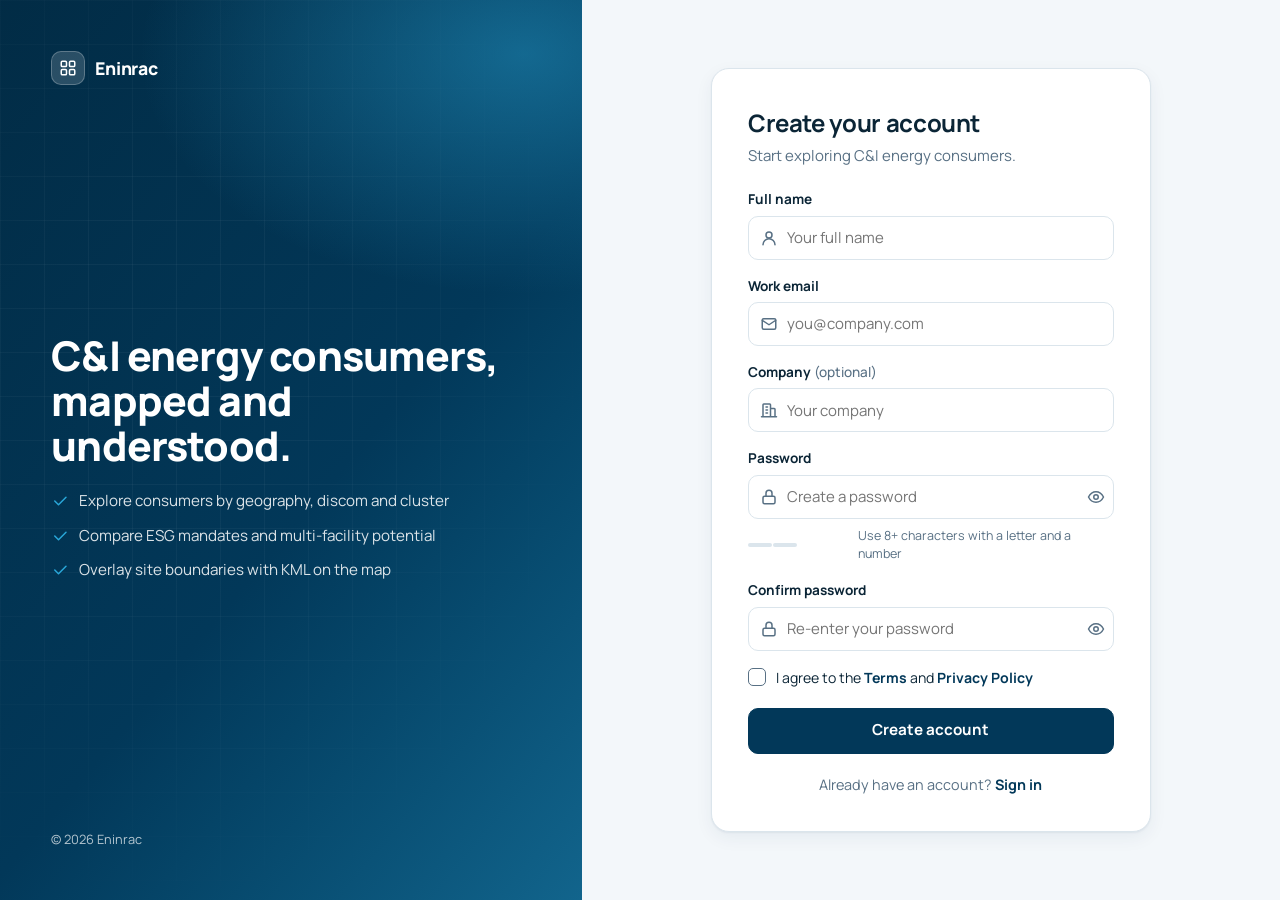
<file: register.html>
<!doctype html>
<html lang="en">

<head>
  <meta charset="utf-8" />
  <meta name="viewport" content="width=device-width, initial-scale=1, viewport-fit=cover" />
  <title>Create account · Eninrac</title>
  <link href="https://fonts.googleapis.com/css2?family=Manrope:wght@400;500;600;700;800&display=swap"
    rel="stylesheet" />
  <link rel="stylesheet" href="./Project-Library-Dashboard.css" />
  <link rel="stylesheet" href="./auth.css" />
</head>

<body>
  <script src="./auth.js"></script>
  <main class="auth">
    <aside class="auth-brand" aria-label="About Eninrac">
      <a class="auth-logo" href="index.html"><span class="brand-mark"><svg class="icon" aria-hidden="true">
            <use href="#i-grid" />
          </svg></span>Eninrac</a>
      <div class="auth-brand__body">
        <p class="auth-brand__title">
          C&amp;I energy consumers, mapped and understood.
        </p>
        <ul class="auth-points">
          <li>
            <svg class="icon" aria-hidden="true">
              <use href="#i-check" />
            </svg>Explore consumers by geography, discom and cluster
          </li>
          <li>
            <svg class="icon" aria-hidden="true">
              <use href="#i-check" />
            </svg>Compare ESG mandates and multi-facility potential
          </li>
          <li>
            <svg class="icon" aria-hidden="true">
              <use href="#i-check" />
            </svg>Overlay site boundaries with KML on the map
          </li>
        </ul>
      </div>
      <p class="auth-brand__foot">© 2026 Eninrac</p>
    </aside>
    <section class="auth-panel">
      <div class="auth-card">
        <header class="auth-card__head">
          <h1>Create your account</h1>
          <p>Start exploring C&amp;I energy consumers.</p>
        </header>
        <div class="auth-alert" id="formError" role="alert" hidden>
          <svg class="icon" aria-hidden="true">
            <use href="#i-alert" />
          </svg><span></span>
        </div>
        <form data-auth="register" novalidate>
          <div class="auth-field">
            <label for="name">Full name</label>
            <div class="field">
              <svg class="icon" aria-hidden="true">
                <use href="#i-user" />
              </svg><input class="input" id="name" name="name" type="text" autocomplete="name"
                placeholder="Your full name" required data-rule="name" aria-describedby="name-err" />
            </div>
            <p class="auth-error" id="name-err" hidden>
              <svg class="icon" aria-hidden="true">
                <use href="#i-alert" />
              </svg><span></span>
            </p>
          </div>
          <div class="auth-field">
            <label for="email">Work email</label>
            <div class="field">
              <svg class="icon" aria-hidden="true">
                <use href="#i-mail" />
              </svg><input class="input" id="email" name="email" type="email" autocomplete="email"
                placeholder="you@company.com" required data-rule="email" aria-describedby="email-err" />
            </div>
            <p class="auth-error" id="email-err" hidden>
              <svg class="icon" aria-hidden="true">
                <use href="#i-alert" />
              </svg><span></span>
            </p>
          </div>
          <div class="auth-field">
            <label for="company">Company <span class="opt">(optional)</span></label>
            <div class="field">
              <svg class="icon" aria-hidden="true">
                <use href="#i-building" />
              </svg><input class="input" id="company" name="company" type="text" autocomplete="organization"
                placeholder="Your company" aria-describedby="company-err" />
            </div>
            <p class="auth-error" id="company-err" hidden>
              <svg class="icon" aria-hidden="true">
                <use href="#i-alert" />
              </svg><span></span>
            </p>
          </div>
          <div class="auth-field">
            <label for="password">Password</label>
            <div class="field field--pw">
              <svg class="icon" aria-hidden="true">
                <use href="#i-lock" />
              </svg><input class="input" id="password" name="password" type="password" autocomplete="new-password"
                placeholder="Create a password" required data-rule="password" aria-describedby="password-err" /><button
                type="button" class="pw-toggle" data-toggle-pw="password" aria-label="Show password"
                aria-pressed="false">
                <svg class="icon" aria-hidden="true">
                  <use href="#i-eye" />
                </svg>
              </button>
            </div>
            <p class="auth-error" id="password-err" hidden>
              <svg class="icon" aria-hidden="true">
                <use href="#i-alert" />
              </svg><span></span>
            </p>
            <div class="strength" id="strength" data-level="0" aria-live="polite">
              <span class="strength__bars" aria-hidden="true"><i></i><i></i></span><span id="strengthLabel">Use 8+
                characters with a letter and a number</span>
            </div>
          </div>
          <div class="auth-field">
            <label for="confirm">Confirm password</label>
            <div class="field field--pw">
              <svg class="icon" aria-hidden="true">
                <use href="#i-lock" />
              </svg><input class="input" id="confirm" name="confirm" type="password" autocomplete="new-password"
                placeholder="Re-enter your password" required data-rule="confirm"
                aria-describedby="confirm-err" /><button type="button" class="pw-toggle" data-toggle-pw="confirm"
                aria-label="Show password" aria-pressed="false">
                <svg class="icon" aria-hidden="true">
                  <use href="#i-eye" />
                </svg>
              </button>
            </div>
            <p class="auth-error" id="confirm-err" hidden>
              <svg class="icon" aria-hidden="true">
                <use href="#i-alert" />
              </svg><span></span>
            </p>
          </div>
          <div class="auth-terms">
            <label class="auth-check"><input type="checkbox" id="terms" name="terms" data-rule="terms"
                aria-describedby="terms-err" /><span>I agree to the <a href="#">Terms</a> and
                <a href="#">Privacy Policy</a></span></label>
            <p class="auth-error" id="terms-err" hidden>
              <svg class="icon" aria-hidden="true">
                <use href="#i-alert" />
              </svg><span></span>
            </p>
          </div>
          <button type="submit" class="btn btn-primary auth-submit">
            Create account
          </button>
        </form>
        <p class="auth-switch">
          Already have an account? <a href="login.html">Sign in</a>
        </p>
      </div>
    </section>
  </main>
</body>

</html>
</file>
<file: Project-Library-Dashboard.css>
:root {
  box-sizing: border-box;
  padding-top: env(safe-area-inset-top, 0px);
  padding-bottom: env(safe-area-inset-bottom, 0px);
  --bg: #f4f6f8;
  --surface: #fff;
  --ink: #17202e;
  --muted: #5d6879;
  --line: #e2e6ec;
  --hover: #f0f3f7;
  --primary: #0f766e;
  --primary-ink: #fff;
  --shadow: 0 1px 2px rgba(23, 32, 46, .06), 0 6px 18px rgba(23, 32, 46, .05);
  --shadow-up: 0 2px 4px rgba(23, 32, 46, .06), 0 14px 30px rgba(23, 32, 46, .10);
  --r: 14px;
  --ok-bg: #dcf5e8;
  --ok: #116036;
  --warn-bg: #fdf0d2;
  --warn: #8a5a00;
  --info-bg: #dfeafd;
  --info: #1d4ba0;
  --mute-bg: #e8ebf0;
  --mute: #4a5465;
}

:root {
  color-scheme: light
}

*,
*::before,
*::after {
  box-sizing: inherit
}

html {
  height: 100%;
  scroll-padding-top: env(safe-area-inset-top, 0px)
}

body {
  margin: 0;
  min-height: 100%;
  background: var(--bg);
  color: var(--ink);
  font: 15px/1.5 Manrope, system-ui, -apple-system, "Segoe UI", sans-serif;
  -webkit-font-smoothing: antialiased
}

.icon {
  width: 18px;
  height: 18px;
  fill: none;
  stroke: currentColor;
  stroke-width: 2;
  stroke-linecap: round;
  stroke-linejoin: round;
  flex: none
}

button,
input,
select {
  font: inherit;
  color: inherit
}

:focus-visible {
  outline: 2px solid var(--primary);
  outline-offset: 2px
}

.wrap {
  max-width: 1360px;
  margin: 0 auto;
  padding: 16px clamp(12px, 3vw, 32px) 48px
}

/* Sidebar */
.shell {
  display: flex;
  min-height: 100vh
}

.main {
  flex: 1;
  min-width: 0
}

.side {
  position: sticky;
  top: 0;
  align-self: flex-start;
  height: 100vh;
  width: 248px;
  flex: none;
  display: flex;
  flex-direction: column;
  gap: 2px;
  padding: 18px 14px;
  background: var(--surface);
  border-right: 1px solid var(--line);
  transition: width .2s, transform .25s;
  z-index: 20;
  overflow: hidden
}

.brand {
  display: flex;
  align-items: center;
  gap: 10px;
  padding: 2px 6px 16px;
  font-weight: 800;
  font-size: 1.05rem;
  letter-spacing: -.01em;
  white-space: nowrap
}

.brand-mark {
  display: grid;
  place-items: center;
  width: 34px;
  height: 34px;
  border-radius: 10px;
  color: #fff;
  flex: none;
  background: linear-gradient(135deg, #0f766e, #2a3a7c)
}

.nav {
  display: flex;
  flex-direction: column;
  gap: 2px;
  flex: 1;
  min-height: 0;
  overflow-y: auto;
  scrollbar-width: thin;
  scrollbar-color: var(--line) transparent
}

.nav-label {
  font-size: .78rem;
  font-weight: 700;
  color: var(--muted);
  padding: 14px 10px 6px;
  white-space: nowrap
}

.nav-item {
  display: flex;
  align-items: center;
  gap: 12px;
  width: 100%;
  height: 40px;
  padding: 0 11px;
  border: 0;
  border-radius: 10px;
  background: transparent;
  color: var(--muted);
  font-weight: 600;
  text-align: left;
  white-space: nowrap;
  cursor: pointer;
  transition: background .15s, color .15s
}

.nav-item:hover {
  background: var(--hover);
  color: var(--ink)
}

.nav-item[aria-current="page"] {
  background: color-mix(in srgb, var(--primary) 13%, transparent);
  color: var(--primary)
}

.nav-item .pill {
  margin-left: auto;
  font-size: .75rem;
  font-weight: 700;
  border-radius: 999px;
  padding: 1px 8px;
  background: var(--mute-bg);
  color: var(--mute)
}

.side-bottom {
  margin-top: auto;
  display: flex;
  flex-direction: column;
  gap: 10px
}

.collapse .icon {
  transition: transform .2s
}

.shell.collapsed .collapse .icon {
  transform: rotate(180deg)
}

.user {
  display: flex;
  align-items: center;
  gap: 10px;
  padding-top: 12px;
  border-top: 1px solid var(--line);
  white-space: nowrap
}

.avatar {
  display: grid;
  place-items: center;
  width: 36px;
  height: 36px;
  border-radius: 50%;
  flex: none;
  font-weight: 800;
  font-size: .82rem;
  color: #fff;
  background: linear-gradient(135deg, #d97706, #be185d)
}

.user strong {
  display: block;
  font-size: .88rem;
  line-height: 1.2
}

.user small {
  color: var(--muted);
  font-size: .78rem
}

.shell.collapsed .side {
  width: 76px
}

.shell.collapsed .lbl {
  display: none
}

.shell.collapsed .nav-item,
.shell.collapsed .brand {
  justify-content: center;
  padding-left: 0;
  padding-right: 0
}

.shell.collapsed .user {
  justify-content: center
}

.scrim {
  display: none;
  position: fixed;
  inset: 0;
  background: rgba(10, 20, 30, .45);
  z-index: 15
}

.topbar {
  display: none;
  align-items: center;
  gap: 12px;
  position: sticky;
  top: env(safe-area-inset-top, 0px);
  z-index: 10;
  padding: 10px clamp(12px, 3vw, 32px);
  background: var(--bg);
  border-bottom: 1px solid var(--line)
}

@media (max-width:900px) {

  .side,
  .shell.collapsed .side {
    position: fixed;
    left: 0;
    top: 0;
    height: 100%;
    width: 264px;
    transform: translateX(-100%);
    box-shadow: 0 0 40px rgba(10, 20, 30, .25);
    padding-top: calc(18px + env(safe-area-inset-top, 0px))
  }

  .shell.open .side {
    transform: none
  }

  .shell.open .scrim {
    display: block
  }

  .shell.collapsed .lbl {
    display: inline
  }

  .shell.collapsed .nav-item,
  .shell.collapsed .brand {
    justify-content: flex-start;
    padding-left: 11px
  }

  .collapse {
    display: none
  }

  .topbar {
    display: flex
  }
}

/* Banner */
.banner {
  position: relative;
  min-height: 45vh;
  border-radius: 22px;
  overflow: hidden;
  display: flex;
  align-items: center;
  justify-content: center;
  text-align: center;
  background: radial-gradient(900px 400px at 85% 10%, #2dd4bf55, transparent 60%), linear-gradient(120deg, #0b3b3a 0%, #134e5e 45%, #2a3a7c 100%)
}

.banner::before {
  content: "";
  position: absolute;
  inset: 0;
  opacity: .35;
  background-image: linear-gradient(rgba(255, 255, 255, .12) 1px, transparent 1px), linear-gradient(90deg, rgba(255, 255, 255, .12) 1px, transparent 1px);
  background-size: 44px 44px;
  -webkit-mask-image: radial-gradient(ellipse at center, #000 25%, transparent 80%);
  mask-image: radial-gradient(ellipse at center, #000 25%, transparent 80%)
}

.banner::after {
  content: "";
  position: absolute;
  inset: 0;
  background: linear-gradient(0deg, rgba(5, 20, 30, .55), rgba(5, 20, 30, .1) 70%)
}

.banner-body {
  position: relative;
  z-index: 1;
  display: flex;
  flex-direction: column;
  align-items: center;
  width: 100%;
  max-width: 780px;
  padding: clamp(24px, 4vw, 44px) clamp(16px, 4vw, 40px);
  color: #fff
}

.banner h1 {
  margin: 0 0 10px;
  font-size: clamp(1.6rem, 3.8vw, 2.7rem);
  line-height: 1.1;
  font-weight: 800;
  letter-spacing: -.02em
}

.banner p {
  margin: 0 0 20px;
  color: #d5e6ea;
  font-size: clamp(.92rem, 1.5vw, 1.05rem);
  max-width: 56ch
}

.cta {
  display: inline-flex;
  align-items: center;
  gap: 8px;
  border: 0;
  border-radius: 10px;
  padding: 11px 18px;
  font-weight: 700;
  cursor: pointer;
  background: #fff;
  color: #0b3b3a;
  transition: transform .15s, box-shadow .15s
}

.cta:hover {
  transform: translateY(-1px);
  box-shadow: 0 8px 20px rgba(0, 0, 0, .25)
}

.banner-stats {
  display: grid;
  grid-template-columns: repeat(3, minmax(0, 1fr));
  gap: 12px;
  width: 100%;
  max-width: 520px;
  margin: 24px 0 0;
  padding: 0;
  list-style: none
}

.stat {
  padding: 12px 10px;
  border-radius: 14px;
  background: rgba(255, 255, 255, .12);
  border: 1px solid rgba(255, 255, 255, .22);
  -webkit-backdrop-filter: blur(8px);
  backdrop-filter: blur(8px)
}

.stat b {
  display: block;
  font-size: clamp(1.25rem, 3vw, 1.75rem);
  font-weight: 800;
  line-height: 1.1
}

.stat span {
  display: block;
  margin-top: 3px;
  font-size: .78rem;
  font-weight: 600;
  color: #cfe3e8
}

@media (max-width:480px) {
  .banner {
    border-radius: 18px
  }

  .banner-stats {
    gap: 8px
  }

  .stat {
    padding: 10px 6px
  }

  .stat span {
    font-size: .72rem
  }
}

/* Header */
.head {
  display: flex;
  flex-wrap: wrap;
  gap: 16px 24px;
  align-items: flex-end;
  justify-content: space-between;
  margin: 28px 0 18px
}

.head h2 {
  margin: 0;
  font-size: 1.5rem;
  letter-spacing: -.015em
}

.head .sub {
  margin: 2px 0 0;
  color: var(--muted)
}

.tools {
  display: flex;
  flex-wrap: wrap;
  gap: 10px;
  align-items: center
}

.field {
  position: relative;
  display: flex;
  align-items: center
}

.field .icon {
  position: absolute;
  left: 12px;
  color: var(--muted);
  pointer-events: none
}

.input,
.select {
  height: 42px;
  border: 1px solid var(--line);
  border-radius: 10px;
  background: var(--surface);
  padding: 0 12px;
  transition: border-color .15s, box-shadow .15s
}

.input {
  padding-left: 38px;
  width: min(280px, 100%)
}

.input:focus,
.select:focus {
  outline: none;
  border-color: var(--primary);
  box-shadow: 0 0 0 3px color-mix(in srgb, var(--primary) 25%, transparent)
}

.toggle {
  display: inline-flex;
  padding: 4px;
  gap: 4px;
  border: 1px solid var(--line);
  border-radius: 12px;
  background: var(--surface)
}

.toggle button {
  display: inline-flex;
  align-items: center;
  gap: 7px;
  height: 32px;
  padding: 0 12px;
  border: 0;
  border-radius: 8px;
  background: transparent;
  color: var(--muted);
  font-weight: 600;
  cursor: pointer;
  transition: background .15s, color .15s
}

.toggle button:hover {
  background: var(--hover);
  color: var(--ink)
}

.toggle button[aria-pressed="true"] {
  background: var(--primary);
  color: var(--primary-ink)
}

.count {
  color: var(--muted);
  font-size: .875rem;
  margin: 0 0 14px
}

/* Grid */
.grid {
  display: grid;
  gap: 18px;
  grid-template-columns: repeat(auto-fill, minmax(min(100%, 280px), 1fr))
}

@media (min-width:700px) {
  .grid {
    grid-template-columns: repeat(2, 1fr)
  }
}

@media (max-width:699px) {
  .grid {
    grid-template-columns: 1fr
  }
}

.card {
  display: flex;
  flex-direction: column;
  height: 100%;
  background: var(--surface);
  border: 1px solid var(--line);
  border-radius: var(--r);
  padding: 18px;
  box-shadow: var(--shadow);
  transition: transform .2s, box-shadow .2s, border-color .2s
}

.card:hover {
  transform: translateY(-3px);
  box-shadow: var(--shadow-up);
  border-color: color-mix(in srgb, var(--primary) 40%, var(--line))
}

.card-top {
  display: flex;
  align-items: center;
  justify-content: space-between;
  gap: 10px;
  margin-bottom: 14px
}

.thumb {
  display: grid;
  place-items: center;
  width: 46px;
  height: 46px;
  border-radius: 12px;
  font-weight: 800;
  color: #fff;
  flex: none;
  letter-spacing: .02em
}

.card h3 {
  margin: 0 0 4px;
  font-size: 1.02rem;
  line-height: 1.3
}

.desc {
  margin: 0;
  color: var(--muted);
  font-size: .9rem;
  display: -webkit-box;
  -webkit-line-clamp: 3;
  -webkit-box-orient: vertical;
  overflow: hidden
}

.card .desc {
  min-height: calc(1.5em*3);
  flex: 1
}

.card-foot {
  display: flex;
  align-items: center;
  justify-content: space-between;
  gap: 8px;
  margin-top: 16px;
  padding-top: 14px;
  border-top: 1px solid var(--line);
  flex-wrap: wrap
}

.meta {
  display: flex;
  align-items: center;
  gap: 6px;
  color: var(--muted);
  font-size: .82rem
}

.tags {
  display: flex;
  gap: 8px;
  align-items: center;
  margin: 12px 0 0;
  flex-wrap: wrap
}

.tag {
  font-size: .78rem;
  font-weight: 600;
  color: var(--muted);
  border: 1px solid var(--line);
  border-radius: 999px;
  padding: 2px 10px
}

.badge {
  display: inline-flex;
  align-items: center;
  gap: 6px;
  font-size: .78rem;
  font-weight: 700;
  border-radius: 999px;
  padding: 3px 10px;
  white-space: nowrap
}

.badge::before {
  content: "";
  width: 6px;
  height: 6px;
  border-radius: 50%;
  background: currentColor
}

.s-active {
  background: var(--ok-bg);
  color: var(--ok)
}

.s-review {
  background: var(--warn-bg);
  color: var(--warn)
}

.s-planned {
  background: var(--info-bg);
  color: var(--info)
}

.s-archived {
  background: var(--mute-bg);
  color: var(--mute)
}

.icon-btn {
  display: inline-grid;
  place-items: center;
  width: 34px;
  height: 34px;
  border: 1px solid transparent;
  border-radius: 9px;
  background: transparent;
  color: var(--muted);
  cursor: pointer;
  transition: background .15s, color .15s
}

.icon-btn:hover {
  background: var(--hover);
  color: var(--ink);
  border-color: var(--line)
}

/* Table */
.table-wrap {
  overflow-x: auto;
  max-width: 100%;
  background: var(--surface);
  border: 1px solid var(--line);
  border-radius: var(--r);
  box-shadow: var(--shadow)
}

table {
  width: 100%;
  min-width: 1600px;
  border-collapse: collapse
}

th {
  position: sticky;
  top: 0;
  text-align: left;
  font-size: .8rem;
  font-weight: 700;
  color: var(--muted);
  padding: 12px 16px;
  background: var(--surface);
  border-bottom: 1px solid var(--line);
  white-space: nowrap
}

td {
  padding: 14px 16px;
  border-bottom: 1px solid var(--line);
  vertical-align: middle
}

tbody tr {
  transition: background .15s
}

tbody tr:hover {
  background: var(--hover)
}

tbody tr:last-child td {
  border-bottom: 0
}

.name-cell {
  display: flex;
  align-items: center;
  gap: 12px;
  font-weight: 700;
  white-space: nowrap
}

.name-cell .thumb {
  width: 36px;
  height: 36px;
  border-radius: 10px;
  font-size: .8rem
}

td.d {
  min-width: 260px;
  max-width: 340px
}

td.d .desc {
  -webkit-line-clamp: 2
}

td.dt {
  white-space: nowrap;
  color: var(--muted)
}

td.act {
  text-align: right;
  white-space: nowrap
}

/* Consumer card details */
.right {
  display: flex;
  align-items: center;
  gap: 6px
}

.group {
  margin: 0 0 8px;
  color: var(--muted);
  font-size: .85rem;
  white-space: nowrap;
  overflow: hidden;
  text-overflow: ellipsis
}

.kv {
  display: grid;
  grid-template-columns: 1fr 1fr;
  gap: 12px 14px;
  margin: 14px 0 0;
  padding-top: 14px;
  border-top: 1px solid var(--line)
}

.kv dt {
  font-size: .74rem;
  color: var(--muted);
  font-weight: 600;
  margin-bottom: 2px
}

.kv dd {
  margin: 0;
  font-weight: 700;
  font-size: .88rem;
  display: flex;
  align-items: center;
  gap: 6px;
  min-height: 24px
}

.kv dd .icon {
  width: 15px;
  height: 15px;
  color: var(--muted)
}

.loc {
  margin-top: 14px;
  padding: 12px;
  background: var(--hover);
  border-radius: 10px
}

.loc-head {
  display: flex;
  justify-content: space-between;
  align-items: center;
  gap: 8px
}

.coords {
  font: 600 .78rem ui-monospace, SFMono-Regular, Menlo, monospace;
  color: var(--muted)
}

.map-link {
  display: inline-flex;
  align-items: center;
  gap: 4px;
  font-size: .8rem;
  font-weight: 700;
  color: var(--primary);
  text-decoration: none;
  border-radius: 6px;
  padding: 2px 6px
}

.map-link:hover {
  background: color-mix(in srgb, var(--primary) 12%, transparent)
}

.map-link .icon {
  width: 14px;
  height: 14px
}

.addr {
  margin: 6px 0 0;
  font-size: .82rem;
  display: -webkit-box;
  -webkit-box-orient: vertical;
  overflow: hidden;
  min-height: calc(1.5em*3)
}

td .addr {
  min-height: 0;
  margin: 0 0 4px
}

.loc-cell {
  min-width: 270px;
  max-width: 300px
}

.name-cell small {
  display: block;
  font-weight: 500;
  color: var(--muted);
  font-size: .8rem
}

.s-comm {
  background: var(--info-bg);
  color: var(--info)
}

.s-ind {
  background: var(--warn-bg);
  color: var(--warn)
}

.na {
  color: var(--muted);
  font-weight: 600
}

/* States */
.empty {
  display: grid;
  place-items: center;
  gap: 8px;
  text-align: center;
  padding: 64px 20px;
  background: var(--surface);
  border: 1px dashed var(--line);
  border-radius: var(--r)
}

.empty .icon {
  width: 36px;
  height: 36px;
  color: var(--muted)
}

.empty h3 {
  margin: 0
}

.empty p {
  margin: 0;
  color: var(--muted)
}

.btn {
  border: 1px solid var(--line);
  background: var(--surface);
  border-radius: 10px;
  padding: 9px 16px;
  font-weight: 700;
  cursor: pointer;

}

.btn:hover {
  background: var(--hover)
}

.skel {
  background: linear-gradient(90deg, var(--hover), var(--line), var(--hover));
  background-size: 200% 100%;
  animation: sh 1.2s infinite;
  border-radius: var(--r);
  height: 430px
}

@keyframes sh {
  to {
    background-position: -200% 0
  }
}

.toast {
  position: fixed;
  left: 50%;
  bottom: calc(20px + env(safe-area-inset-bottom, 0px));
  transform: translate(-50%, 20px);
  opacity: 0;
  background: var(--ink);
  color: var(--bg);
  padding: 10px 16px;
  border-radius: 10px;
  font-weight: 600;
  transition: .25s;
  pointer-events: none;
  z-index: 9
}

.toast.show {
  opacity: 1;
  transform: translate(-50%, 0)
}

.sr {
  position: absolute;
  width: 1px;
  height: 1px;
  overflow: hidden;
  clip: rect(0 0 0 0)
}

@media (max-width:600px) {
  .tools {
    width: 100%
  }

  .field,
  .input {
    width: 100%
  }

  .field {
    flex: 1 1 100%
  }

  .select {
    flex: 1
  }
}

@media (prefers-reduced-motion:reduce) {
  * {
    transition: none !important;
    animation: none !important
  }
}

/* ===== Eninrac theme: navy #023859 + sky blue #29a7d9 (append at the end of your CSS) ===== */
:root {
  --bg: #f3f7fa;
  --surface: #ffffff;
  --ink: #0b2536;
  --muted: #587084;
  --line: #dbe5ec;
  --hover: #eaf2f7;
  --primary: #023859;
  --primary-ink: #ffffff;
  --accent: #29a7d9;
  --shadow: 0 1px 2px rgba(2, 56, 89, .06), 0 6px 18px rgba(2, 56, 89, .06);
  --shadow-up: 0 2px 4px rgba(2, 56, 89, .08), 0 14px 30px rgba(2, 56, 89, .14);
  --info-bg: #dff2fb;
  --info: #0a5f86;
}

:focus-visible {
  outline: 2px solid var(--accent);
  outline-offset: 2px
}

.input:focus,
.select:focus {
  border-color: var(--accent);
  box-shadow: 0 0 0 3px rgba(41, 167, 217, .25)
}

.banner {
  background: radial-gradient(900px 400px at 85% 10%, rgba(41, 167, 217, .45), transparent 60%), linear-gradient(120deg, #012a44 0%, #023859 50%, #0b6e9f 100%)
}

.banner::after {
  background: linear-gradient(0deg, rgba(1, 24, 40, .55), rgba(1, 24, 40, .1) 70%)
}

.cta {
  color: #023859
}

.brand-mark,
.avatar {
  background: linear-gradient(135deg, #023859, #29a7d9)
}

.nav-item[aria-current="page"] {
  background: rgba(41, 167, 217, .15);
  color: #023859
}

.card:hover {
  border-color: var(--accent)
}

.map-link {
  color: #0a5f86
}

/* ===== Details page ===== */
[hidden] {
  display: none !important
}

.card {
  cursor: pointer
}

tbody tr[data-open] {
  cursor: pointer
}

.card-link {
  color: inherit;
  text-decoration: none
}

.card-link:hover {
  color: var(--primary);
  text-decoration: underline
}

.btn {
  display: inline-flex;
  align-items: center;
  gap: 8px;
  text-decoration: none;
  color: var(--ink);
  white-space: nowrap
}

.btn-primary {
  background: var(--primary);
  border-color: var(--primary);
  color: var(--primary-ink)
}

.btn-primary:hover {
  background: color-mix(in srgb, var(--primary) 88%, #fff)
}

.btn .icon {
  width: 16px;
  height: 16px
}

.crumbs {
  display: flex;
  align-items: center;
  gap: 10px;
  margin: 8px 0 16px;
  color: var(--muted);
  font-size: .9rem;
  flex-wrap: wrap
}

.back {
  display: inline-flex;
  align-items: center;
  gap: 6px;
  height: 36px;
  padding: 0 12px;
  border: 1px solid var(--line);
  border-radius: 10px;
  background: var(--surface);
  color: var(--ink);
  font-weight: 700;
  text-decoration: none;
  transition: background .15s
}

.back:hover {
  background: var(--hover)
}

.dh {
  background: var(--surface);
  border: 1px solid var(--line);
  border-radius: 18px;
  box-shadow: var(--shadow);
  padding: clamp(18px, 3vw, 28px)
}

.dh-top {
  display: flex;
  gap: 16px;
  align-items: center;
  flex-wrap: wrap
}

.dh .thumb {
  width: 64px;
  height: 64px;
  border-radius: 16px;
  font-size: 1.25rem
}

.dh h1 {
  margin: 0;
  font-size: clamp(1.3rem, 2.6vw, 1.8rem);
  line-height: 1.2;
  letter-spacing: -.015em
}

.dh .group {
  white-space: normal;
  margin: 2px 0 8px
}

.dh-badges {
  display: flex;
  gap: 8px;
  flex-wrap: wrap;
  align-items: center
}

.dh-actions {
  margin-left: auto
}

.dh .desc {
  display: block;
  overflow: visible;
  min-height: 0;
  margin: 18px 0 0;
  max-width: 80ch;
  color: var(--ink);
  font-size: .98rem
}

.kv-3 {
  grid-template-columns: repeat(3, 1fr)
}

@media (max-width:640px) {
  .kv-3 {
    grid-template-columns: 1fr 1fr
  }
}

.dh .loc {
  display: flex;
  flex-wrap: wrap;
  gap: 12px 16px;
  align-items: center;
  justify-content: space-between
}

.dh .addr {
  min-height: 0
}

.tabs {
  display: flex;
  gap: 4px;
  margin-top: 24px;
  border-bottom: 1px solid var(--line);
  overflow-x: auto
}

.tab {
  display: inline-flex;
  align-items: center;
  gap: 8px;
  padding: 12px 16px;
  margin-bottom: -1px;
  border: 0;
  border-bottom: 3px solid transparent;
  background: transparent;
  color: var(--muted);
  font-weight: 700;
  cursor: pointer;
  white-space: nowrap;
  transition: color .15s
}

.tab:hover {
  color: var(--ink)
}

.tab[aria-selected="true"] {
  color: var(--primary);
  border-bottom-color: var(--accent)
}

.panel {
  padding-top: 20px
}

.facts {
  display: grid;
  grid-template-columns: repeat(auto-fill, minmax(240px, 1fr));
  gap: 14px;
  margin: 0
}

.fact {
  background: var(--surface);
  border: 1px solid var(--line);
  border-radius: var(--r);
  padding: 14px 16px
}

.fact dt {
  font-size: .74rem;
  color: var(--muted);
  font-weight: 600;
  margin-bottom: 4px
}

.fact dd {
  margin: 0;
  font-weight: 700;
  display: flex;
  flex-direction: column;
  gap: 2px
}

.fact a {
  color: #0a5f86;
  font-weight: 600;
  text-decoration: none;
  word-break: break-all
}

.map-card {
  background: var(--surface);
  border: 1px solid var(--line);
  border-radius: var(--r);
  box-shadow: var(--shadow);
  overflow: hidden
}

.map-bar {
  display: flex;
  flex-wrap: wrap;
  gap: 10px 16px;
  align-items: center;
  justify-content: space-between;
  padding: 12px 14px;
  border-bottom: 1px solid var(--line)
}

.map-bar .t {
  font-weight: 800
}

.map-bar .s {
  color: var(--muted);
  font-size: .82rem;
  font-family: ui-monospace, Menlo, monospace
}

.map-tools {
  display: flex;
  gap: 8px;
  flex-wrap: wrap
}

#map {
  height: clamp(340px, 55vh, 560px);
  background: #dfe8ee
}

.map-note {
  padding: 10px 14px;
  border-top: 1px solid var(--line);
  font-size: .85rem;
  color: var(--muted)
}

.map-note.err {
  color: #b42318
}

/* Leaflet essentials (inlined so no extra stylesheet is needed) */
.leaflet-pane,
.leaflet-tile,
.leaflet-marker-icon,
.leaflet-tile-container,
.leaflet-pane>svg,
.leaflet-pane>canvas,
.leaflet-zoom-box,
.leaflet-layer {
  position: absolute;
  left: 0;
  top: 0
}

.leaflet-container {
  overflow: hidden;
  font-size: 12px;
  -webkit-tap-highlight-color: transparent
}

.leaflet-tile,
.leaflet-marker-icon {
  -webkit-user-select: none;
  user-select: none;
  -webkit-user-drag: none
}

.leaflet-container .leaflet-overlay-pane svg {
  max-width: none !important;
  max-height: none !important
}

.leaflet-container .leaflet-tile-pane img,
.leaflet-container .leaflet-tile {
  max-width: none !important;
  max-height: none !important;
  width: auto;
  padding: 0
}

.leaflet-pane {
  z-index: 400
}

.leaflet-tile-pane {
  z-index: 200
}

.leaflet-overlay-pane {
  z-index: 400
}

.leaflet-marker-pane {
  z-index: 600
}

.leaflet-map-pane svg {
  z-index: 200
}

.leaflet-tile {
  visibility: hidden
}

.leaflet-tile-loaded {
  visibility: inherit
}

.leaflet-zoom-box {
  width: 0;
  height: 0;
  box-sizing: border-box;
  z-index: 800
}

.leaflet-zoom-animated {
  transform-origin: 0 0
}

.leaflet-zoom-anim .leaflet-zoom-animated {
  transition: transform .25s cubic-bezier(0, 0, .25, 1)
}

.leaflet-zoom-anim .leaflet-tile,
.leaflet-pan-anim .leaflet-tile {
  transition: none
}

.leaflet-zoom-anim .leaflet-zoom-hide {
  visibility: hidden
}

.leaflet-interactive {
  cursor: pointer
}

.leaflet-grab {
  cursor: grab
}

.leaflet-dragging .leaflet-grab {
  cursor: move
}

.leaflet-top,
.leaflet-bottom {
  position: absolute;
  z-index: 1000;
  pointer-events: none
}

.leaflet-top {
  top: 0
}

.leaflet-right {
  right: 0
}

.leaflet-bottom {
  bottom: 0
}

.leaflet-left {
  left: 0
}

.leaflet-control {
  position: relative;
  z-index: 800;
  pointer-events: auto;
  float: left;
  clear: both
}

.leaflet-right .leaflet-control {
  float: right
}

.leaflet-top .leaflet-control {
  margin-top: 10px
}

.leaflet-bottom .leaflet-control {
  margin-bottom: 10px
}

.leaflet-left .leaflet-control {
  margin-left: 10px
}

.leaflet-right .leaflet-control {
  margin-right: 10px
}

.leaflet-bar {
  border-radius: 8px;
  box-shadow: 0 1px 5px rgba(2, 56, 89, .3);
  overflow: hidden
}

.leaflet-bar a {
  display: block;
  width: 30px;
  height: 30px;
  line-height: 30px;
  text-align: center;
  text-decoration: none;
  background: #fff;
  color: #023859;
  font: 700 18px/30px system-ui, sans-serif;
  border-bottom: 1px solid var(--line)
}

.leaflet-bar a:last-child {
  border-bottom: 0
}

.leaflet-bar a:hover {
  background: var(--hover)
}

.leaflet-control-attribution {
  background: rgba(255, 255, 255, .85);
  padding: 0 6px;
  margin: 0;
  font-size: 11px
}

.leaflet-control-attribution a {
  color: #0a5f86
}

.more {
  display: flex;
  justify-content: center;
  margin-top: 22px
}

code {
  font: 600 .85em ui-monospace, SFMono-Regular, Menlo, monospace;
  background: var(--hover);
  padding: 1px 6px;
  border-radius: 6px
}

a.nav-item {
  text-decoration: none
}

/* ===== Page header + "Advanced Filter" button ===== */
.app-header {
  display: flex;
  align-items: center;
  gap: 12px;
  min-height: 64px;
  background: var(--surface)
}

.app-header .menu-btn {
  display: none
}

.app-header__title {
  display: flex;
  flex-direction: column;
  min-width: 0;
  line-height: 1.25
}

.app-header__title strong {
  font-size: 1rem;
  font-weight: 800;
  letter-spacing: -.01em
}

.app-header__title span {
  font-size: .8rem;
  color: var(--muted)
}

.app-header__actions {
  display: flex;
  align-items: center;
  gap: 8px;
  margin-left: auto
}

.af-trigger {
  display: inline-flex;
  align-items: center;
  gap: 8px;
  height: 38px;
  padding: 0 14px;
  border: 1px solid var(--line);
  border-radius: 10px;
  background: var(--surface);
  color: var(--ink);
  font-weight: 700;
  cursor: pointer;
  white-space: nowrap;
  transition: background .15s, color .15s, border-color .15s
}

.af-trigger .icon {
  width: 16px;
  height: 16px
}

.af-trigger:hover {
  background: var(--hover)
}

.af-trigger:active {
  background: var(--line)
}

.af-trigger[aria-expanded="true"] {
  background: var(--primary);
  border-color: var(--primary);
  color: var(--primary-ink)
}

.af-trigger__count {
  min-width: 20px;
  height: 20px;
  padding: 0 6px;
  border-radius: 999px;
  background: var(--accent);
  color: var(--primary);
  font-size: .75rem;
  font-weight: 800;
  line-height: 20px;
  text-align: center
}

.app-header__slot {
  display: flex;
  align-items: center;
  gap: 8px
}

.signin-btn {
  height: 38px;
  padding: 0 16px;
  white-space: nowrap
}

.signin-btn .icon {
  width: 16px;
  height: 16px
}

.signin-btn:hover {
  text-decoration: none
}

@media (max-width:900px) {
  .app-header .menu-btn {
    display: inline-grid
  }
}

@media (max-width:480px) {
  .af-trigger__label {
    display: none
  }

  .af-trigger {
    padding: 0 11px
  }
}

/* ===== Advanced Filter panel (scoped; uses the app's root tokens only) ===== */
.advanced-filter {
  --af-width: 280px;
  --af-row: 44px;
  position: sticky;
  top: var(--header-h, 65px);
  align-self: flex-start;
  flex: none;
  z-index: 5;
  width: var(--af-width);
  height: calc(100vh - var(--header-h, 65px));
  display: flex;
  flex-direction: column;
  overflow: hidden;
  background: var(--surface);
  color: var(--ink);
  border-right: 1px solid var(--line);
  transition: width .2s ease, transform .25s ease
}

.advanced-filter__header {
  flex: none;
  display: flex;
  align-items: center;
  justify-content: space-between;
  gap: 8px;
  min-height: 56px;
  padding: 0 12px 0 16px;
  border-bottom: 1px solid var(--line)
}

.advanced-filter__title {
  margin: 0;
  font-size: 1rem;
  font-weight: 800;
  letter-spacing: -.01em;
  white-space: nowrap;
  overflow: hidden;
  text-overflow: ellipsis
}

.advanced-filter__toggle {
  display: grid;
  place-items: center;
  flex: none;
  width: 36px;
  height: 36px;
  border: 0;
  border-radius: 8px;
  background: transparent;
  color: var(--muted);
  cursor: pointer;
  transition: background .15s, color .15s
}

.advanced-filter__toggle:hover {
  background: var(--hover);
  color: var(--ink)
}

.advanced-filter__toggle:active {
  background: var(--line)
}

.advanced-filter__toggle .icon {
  width: 22px;
  height: 22px;
  transition: transform .2s
}

.advanced-filter__body {
  flex: 1;
  min-height: 0;
  overflow-y: auto;
  overscroll-behavior: contain;
  scrollbar-width: thin;
  scrollbar-color: var(--line) transparent;
  transition: opacity .15s
}

.advanced-filter__header,
.advanced-filter__body {
  width: var(--af-width)
}

.advanced-filter__header,
.advanced-filter__body {
  transition: opacity .15s ease, visibility 0s
}

.advanced-filter.is-collapsed {
  width: 0;
  border-right-color: transparent
}

.advanced-filter.is-collapsed .advanced-filter__header,
.advanced-filter.is-collapsed .advanced-filter__body {
  opacity: 0;
  visibility: hidden;
  transition: opacity .15s ease, visibility 0s .2s
}

.advanced-filter .af-section {
  border-bottom: 1px solid var(--line)
}

.advanced-filter .af-section__heading {
  margin: 0
}

.advanced-filter .af-section__trigger {
  display: flex;
  align-items: center;
  gap: 12px;
  width: 100%;
  min-height: 52px;
  padding: 0 16px;
  border: 0;
  background: transparent;
  color: var(--ink);
  font-size: .9rem;
  font-weight: 700;
  text-align: left;
  cursor: pointer;
  transition: background .15s
}

.advanced-filter .af-section__trigger:hover,
.advanced-filter .af-section.is-open .af-section__trigger {
  background: var(--hover)
}

.advanced-filter .af-section__trigger:active {
  background: var(--line)
}

.advanced-filter .af-section__trigger:focus-visible {
  outline: 2px solid var(--accent);
  outline-offset: -2px
}

.advanced-filter .af-icon {
  color: var(--muted)
}

.advanced-filter .af-section__label {
  flex: 1;
  min-width: 0
}

.advanced-filter .af-section__state {
  display: grid;
  color: var(--muted)
}

.advanced-filter .af-section__state .icon {
  width: 22px;
  height: 22px
}

.advanced-filter .af-minus,
.advanced-filter .af-section.is-open .af-plus {
  display: none
}

.advanced-filter .af-section.is-open .af-minus {
  display: block
}

.advanced-filter .af-section__panel {
  display: grid;
  grid-template-rows: 0fr;
  visibility: hidden;
  transition: grid-template-rows .2s ease, visibility 0s .2s
}

.advanced-filter .af-section.is-open .af-section__panel {
  grid-template-rows: 1fr;
  visibility: visible;
  transition: grid-template-rows .2s ease, visibility 0s
}

.advanced-filter .af-section__inner {
  min-height: 0;
  overflow: hidden
}

.advanced-filter .af-options {
  margin: 0;
  padding: 0;
  border: 0;
  min-width: 0
}

.advanced-filter .af-option {
  display: flex;
  align-items: center;
  gap: 12px;
  min-height: var(--af-row);
  padding: 0 16px;
  border-top: 1px solid var(--line);
  font-size: .9rem;
  cursor: pointer;
  transition: background .15s
}

.advanced-filter .af-option:hover {
  background: var(--hover)
}

.advanced-filter .af-option:active {
  background: var(--line)
}

.advanced-filter .af-option:focus-within {
  outline: 2px solid var(--accent);
  outline-offset: -2px
}

.advanced-filter .af-option:has(input:checked) {
  font-weight: 700
}

.advanced-filter .af-option input {
  appearance: none;
  -webkit-appearance: none;
  flex: none;
  width: 16px;
  height: 16px;
  margin: 0;
  border: 1.5px solid var(--muted);
  border-radius: 50%;
  background: var(--surface);
  cursor: pointer;
  transition: border-color .15s, background .15s, box-shadow .15s
}

.advanced-filter .af-option input:hover {
  border-color: var(--ink)
}

.advanced-filter .af-option input:checked {
  border-color: var(--primary);
  background: var(--primary);
  box-shadow: inset 0 0 0 3px var(--surface)
}

.advanced-filter .af-option input:focus-visible {
  outline: none
}

.advanced-filter .af-clear {
  border-top: 1px solid var(--line);
  padding: 0 16px
}

.advanced-filter .af-clear:has([hidden]) {
  display: none
}

.advanced-filter .af-clear__btn {
  height: 36px;
  padding: 0;
  border: 0;
  background: transparent;
  color: var(--primary);
  font-size: .82rem;
  font-weight: 700;
  cursor: pointer
}

.advanced-filter .af-clear__btn:hover {
  text-decoration: underline
}

.advanced-filter .af-slot {
  min-height: var(--af-row);
  padding: 12px 16px;
  border-top: 1px solid var(--line)
}

.advanced-filter .af-slot__empty {
  margin: 0;
  color: var(--muted);
  font-size: .85rem
}

@media (max-width:900px) {

  .advanced-filter,
  .advanced-filter.is-collapsed {
    position: fixed;
    left: 0;
    top: 0;
    height: 100%;
    width: min(320px, 88vw);
    z-index: 21;
    transform: translateX(-100%);
    box-shadow: var(--shadow-up);
    padding-top: env(safe-area-inset-top, 0px)
  }

  .shell.af-open .advanced-filter {
    transform: none
  }

  .shell.af-open .scrim {
    display: block
  }

  .advanced-filter .advanced-filter__header,
  .advanced-filter .advanced-filter__body {
    width: 100%
  }

  .advanced-filter.is-collapsed .advanced-filter__header,
  .advanced-filter.is-collapsed .advanced-filter__body {
    opacity: 1;
    visibility: visible
  }
}

/* ===== Main workspace (Advanced Filter panel + dashboard content) ===== */
.main {
  --header-h: 65px
}

.workspace {
  display: flex;
  align-items: flex-start;
  min-width: 0
}

.workspace>.wrap {
  flex: 1;
  min-width: 0
}

/* ===== Sidebar groups (collapse / expand) ===== */
.nav-group__trigger {
  display: flex;
  align-items: center;
  gap: 12px;
  width: 100%;
  height: 40px;
  padding: 0 11px;
  border: 0;
  border-radius: 10px;
  background: transparent;
  color: var(--ink);
  font-size: .9rem;
  font-weight: 700;
  text-align: left;
  cursor: pointer;
  transition: background .15s
}

.nav-group__trigger>.icon {
  color: var(--muted)
}

.nav-group__trigger:hover {
  background: var(--hover)
}

.nav-group__trigger:active {
  background: var(--line)
}

.nav-group__trigger:focus-visible {
  outline: 2px solid var(--accent);
  outline-offset: -2px
}

.nav-group__chev {
  display: grid;
  margin-left: auto;
  color: var(--muted);
  transition: transform .2s
}

.nav-group.is-open>.nav-group__trigger .nav-group__chev {
  transform: rotate(180deg)
}

.nav-group__panel {
  display: grid;
  grid-template-rows: 0fr;
  visibility: hidden;
  transition: grid-template-rows .2s ease, visibility 0s .2s
}

.nav-group.is-open>.nav-group__panel {
  grid-template-rows: 1fr;
  visibility: visible;
  transition: grid-template-rows .2s ease, visibility 0s
}

.nav-sub {
  min-height: 0;
  overflow: hidden;
  margin: 0 0 4px 21px;
  padding: 0 0 0 8px;
  list-style: none;
  border-left: 1px solid var(--line)
}

.nav-sub__link {
  display: flex;
  align-items: center;
  gap: 8px;
  min-height: 34px;
  padding: 0 10px;
  margin: 1px 0;
  border-radius: 8px;
  color: var(--muted);
  font-size: .88rem;
  font-weight: 600;
  text-decoration: none;
  transition: background .15s, color .15s
}

.nav-sub__link:hover {
  background: var(--hover);
  color: var(--ink)
}

.nav-sub__link:focus-visible {
  outline: 2px solid var(--accent);
  outline-offset: -2px
}

.nav-sub__link[aria-current="page"] {
  background: color-mix(in srgb, var(--accent) 15%, transparent);
  color: var(--primary);
  font-weight: 700
}

.nav-flag {
  margin-left: auto;
  font-size: .72rem;
  font-weight: 800;
  letter-spacing: .04em;
  color: var(--muted)
}

/* ===== Advanced Filter: heading + dynamic fields ===== */
.advanced-filter__heading {
  flex: 1;
  min-width: 0
}

.advanced-filter__title {
  line-height: 1.25
}

.advanced-filter__for {
  margin: 0;
  font-size: .78rem;
  color: var(--muted);
  white-space: nowrap;
  overflow: hidden;
  text-overflow: ellipsis
}

.advanced-filter__clear {
  flex: none;
  height: 32px;
  padding: 0 8px;
  border: 0;
  border-radius: 8px;
  background: transparent;
  color: var(--primary);
  font-size: .82rem;
  font-weight: 700;
  cursor: pointer
}

.advanced-filter__clear:hover {
  background: var(--hover)
}

.advanced-filter .af-field {
  margin: 0;
  padding: 0;
  border: 0;
  min-width: 0
}

.advanced-filter .af-field+.af-field {
  border-top: 1px solid var(--line)
}

.advanced-filter .af-field__label {
  display: block;
  padding: 12px 16px 4px;
  font-size: .75rem;
  font-weight: 700;
  color: var(--muted)
}

.advanced-filter .af-select,
.advanced-filter .af-input {
  width: 100%;
  height: 36px;
  padding: 0 10px;
  border: 1px solid var(--line);
  border-radius: 8px;
  background: var(--surface);
  color: var(--ink);
  font: inherit;
  font-size: .88rem;
  transition: border-color .15s, box-shadow .15s
}

.advanced-filter .af-select {
  display: block;
  width: calc(100% - 32px);
  margin: 0 16px 12px
}

.advanced-filter .af-select:focus,
.advanced-filter .af-input:focus {
  outline: none;
  border-color: var(--accent);
  box-shadow: 0 0 0 3px color-mix(in srgb, var(--accent) 25%, transparent)
}

.advanced-filter .af-range {
  display: flex;
  align-items: center;
  gap: 8px;
  padding: 0 16px 12px;
  color: var(--muted)
}

.advanced-filter .af-option input[type="checkbox"] {
  border-radius: 4px;
  display: grid;
  place-content: center
}

.advanced-filter .af-option input[type="checkbox"]::after {
  content: "";
  width: 9px;
  height: 5px;
  border-left: 2px solid var(--primary-ink);
  border-bottom: 2px solid var(--primary-ink);
  transform: rotate(-45deg) translate(1px, -1px) scale(0);
  transition: transform .12s
}

.advanced-filter .af-option input[type="checkbox"]:checked {
  box-shadow: none
}

.advanced-filter .af-option input[type="checkbox"]:checked::after {
  transform: rotate(-45deg) translate(1px, -1px) scale(1)
}

/* ===== Sidebar search field + search modal ===== */
.side-search {
  display: flex;
  align-items: center;
  gap: 10px;
  flex: none;
  width: 100%;
  height: 40px;
  margin: 0 0 10px;
  padding: 0 10px;
  border: 1px solid var(--line);
  border-radius: 10px;
  background: var(--surface);
  color: var(--muted);
  font: inherit;
  font-size: .88rem;
  text-align: left;
  cursor: text;
  transition: border-color .15s, background .15s
}

.side-search:hover {
  border-color: var(--muted);
  background: var(--hover)
}

.side-search:focus-visible {
  outline: 2px solid var(--accent);
  outline-offset: 2px
}

.side-search .icon {
  width: 16px;
  height: 16px;
  flex: none
}

.side-search__text {
  flex: 1;
  white-space: nowrap
}

.side-search kbd {
  padding: 3px 6px;
  border: 1px solid var(--line);
  border-radius: 6px;
  background: var(--hover);
  font: 600 .7rem/1 inherit;
  color: var(--muted)
}

.sm-lock {
  overflow: hidden
}

.sm {
  position: fixed;
  inset: 0;
  z-index: 100;
  display: grid;
  place-items: center;
  padding: 16px;
  background: color-mix(in srgb, var(--ink) 55%, transparent);
  animation: sm-in .15s ease
}

@keyframes sm-in {
  from {
    opacity: 0
  }
}

.sm__panel {
  display: flex;
  flex-direction: column;
  width: min(960px, 100%);
  max-height: min(560px, calc(100vh - 32px));
  overflow: hidden;
  background: var(--surface);
  color: var(--ink);
  border: 1px solid var(--line);
  border-radius: var(--r);
  box-shadow: var(--shadow-up)
}

.sm__bar {
  display: flex;
  align-items: center;
  gap: 12px;
  flex: none;
  height: 56px;
  padding: 0 16px;
  border-bottom: 1px solid var(--line)
}

.sm__bar>.icon {
  width: 22px;
  height: 22px;
  flex: none;
  color: var(--muted)
}

.sm__input {
  flex: 1;
  min-width: 0;
  height: 100%;
  border: 0;
  background: transparent;
  color: var(--ink);
  font: inherit;
  font-size: 1.1rem
}

.sm__input::placeholder {
  color: var(--muted)
}

.sm__input:focus {
  outline: none
}

.sm__esc {
  flex: none;
  height: 32px;
  padding: 0 10px;
  border: 0;
  border-radius: 6px;
  background: var(--hover);
  color: var(--muted);
  font: inherit;
  font-size: .9rem;
  font-weight: 700;
  cursor: pointer
}

.sm__esc:hover {
  background: var(--line);
  color: var(--ink)
}

.sm__esc:focus-visible,
.sm-chip:focus-visible {
  outline: 2px solid var(--accent);
  outline-offset: 2px
}

.sm__body {
  flex: 1;
  min-height: 0;
  overflow-y: auto;
  overscroll-behavior: contain;
  scrollbar-width: thin;
  scrollbar-color: var(--line) transparent
}

.sm-cols {
  display: grid;
  grid-template-columns: minmax(0, 5fr) minmax(0, 8fr)
}

.sm-col {
  padding: 20px 24px
}

.sm-col--sug {
  border-right: 1px solid var(--line)
}

.sm-results {
  padding: 20px 24px
}

.sm-h {
  margin: 0 0 14px;
  font-size: .95rem;
  font-weight: 800
}

.sm-h span {
  margin-left: 6px;
  font-weight: 600;
  color: var(--muted)
}

.sm-chips {
  display: flex;
  flex-wrap: wrap;
  gap: 8px
}

.sm-chip {
  padding: 8px 14px;
  border: 1px solid var(--line);
  border-radius: 6px;
  background: var(--bg);
  color: var(--ink);
  font: inherit;
  font-size: .9rem;
  cursor: pointer;
  transition: background .15s, border-color .15s
}

.sm-chip:hover {
  background: var(--hover);
  border-color: var(--muted)
}

.sm-list {
  display: grid;
  gap: 2px
}

.sm-item {
  display: flex;
  align-items: center;
  gap: 14px;
  padding: 8px 10px;
  border-radius: 8px;
  color: inherit;
  text-decoration: none;
  transition: background .12s
}

.sm-item:hover,
.sm-item.is-active {
  background: var(--hover)
}

.sm-item:focus-visible {
  outline: 2px solid var(--accent);
  outline-offset: -2px
}

.sm-logo {
  display: grid;
  place-items: center;
  flex: none;
  width: 44px;
  height: 44px;
  overflow: hidden;
  border: 1px solid var(--line);
  border-radius: 6px;
  background: var(--surface);
  color: var(--muted);
  font-size: .85rem;
  font-weight: 800
}

.sm-logo .icon {
  width: 20px;
  height: 20px
}

.sm-logo--init {
  border-color: transparent;
  color: var(--primary-ink)
}

.sm-item__text {
  display: flex;
  flex: 1;
  flex-direction: column;
  min-width: 0
}

.sm-item__title {
  overflow: hidden;
  font-size: 1rem;
  font-weight: 700;
  text-overflow: ellipsis;
  white-space: nowrap
}

.sm-item__sub {
  overflow: hidden;
  font-size: .85rem;
  color: var(--muted);
  text-overflow: ellipsis;
  white-space: nowrap
}

.sm-tag {
  flex: none;
  padding: 3px 8px;
  border-radius: 4px;
  font-size: .72rem;
  font-weight: 800;
  letter-spacing: .04em;
  text-transform: uppercase
}

.sm-tag--company {
  background: var(--info-bg);
  color: var(--info)
}

.sm-tag--discom {
  background: var(--warn-bg);
  color: var(--warn)
}

.sm-tag--section {
  background: var(--mute-bg);
  color: var(--mute)
}

.sm-empty {
  padding: 48px 16px;
  text-align: center;
  color: var(--muted)
}

.sm-empty p {
  margin: 0 0 4px
}

.sm-empty strong {
  color: var(--ink)
}

@media (max-width:700px) {
  .sm {
    align-items: start;
    padding: 8px
  }

  .sm__panel {
    max-height: calc(100vh - 16px)
  }

  .sm-cols {
    grid-template-columns: 1fr
  }

  .sm-col--sug {
    border-right: 0;
    border-bottom: 1px solid var(--line)
  }

  .sm-col,
  .sm-results {
    padding: 16px
  }
}

/* ===== "Coming soon" items + tooltip ===== */
.nav-soon {
  margin-left: auto;
  padding: 2px 7px;
  border-radius: 999px;
  background: var(--mute-bg);
  color: var(--mute);
  font-size: .68rem;
  font-weight: 800;
  letter-spacing: .03em
}

.nav-sub__link.is-soon {
  cursor: default
}

.nav-sub__link.is-soon:hover {
  background: transparent;
  color: var(--muted)
}

.sm-item.is-soon {
  cursor: default
}

.sm-item.is-soon .sm-item__title {
  color: var(--muted)
}

.tip {
  position: fixed;
  z-index: 200;
  max-width: 220px;
  padding: 6px 10px;
  border-radius: 8px;
  background: var(--ink);
  color: var(--surface);
  font-size: .78rem;
  font-weight: 600;
  line-height: 1.35;
  pointer-events: none;
  opacity: 0;
  transform: translateY(2px);
  transition: opacity .12s, transform .12s
}

.tip.is-visible {
  opacity: 1;
  transform: none
}

/* ===== Nested sidebar groups (inside Discover) ===== */
.nav-sub__group {
  list-style: none
}

.nav-group--nested>.nav-group__trigger {
  height: 36px;
  padding: 0 10px;
  border-radius: 8px;
  font-size: .88rem
}

.nav-group--nested>.nav-group__trigger>.icon {
  width: 16px;
  height: 16px
}

.nav-group--nested .nav-sub {
  margin-left: 14px
}

.nav-sub__link {
  line-height: 1.3;
  padding-top: 6px;
  padding-bottom: 6px
}

/* ===== Advanced Filter: filter rows (second layer) + popup (third layer) ===== */
.advanced-filter .af-row {
  display: flex;
  align-items: center;
  gap: 10px;
  width: 100%;
  min-height: var(--af-row);
  padding: 0 16px;
  border: 0;
  background: var(--surface);
  color: var(--ink);
  font: inherit;
  font-size: .9rem;
  text-align: left;
  cursor: pointer;
  transition: background .15s
}

.advanced-filter .af-row:hover {
  background: var(--hover)
}

.advanced-filter .af-row:active {
  background: var(--line)
}

.advanced-filter .af-row:focus-visible {
  outline: 2px solid var(--accent);
  outline-offset: -2px
}

.advanced-filter .af-row__label {
  flex: 1;
  min-width: 0
}

.advanced-filter .af-row__value {
  max-width: 45%;
  overflow: hidden;
  color: var(--muted);
  font-size: .82rem;
  text-overflow: ellipsis;
  white-space: nowrap
}

.advanced-filter .af-chev {
  flex: none;
  width: 16px;
  height: 16px;
  color: var(--muted);
  transition: transform .2s
}

.advanced-filter .af-row--popup {
  border-top: 1px solid var(--line)
}

.advanced-filter .af-row--popup[aria-expanded="true"] {
  background: var(--hover)
}

.advanced-filter .af-item {
  border-top: 1px solid var(--line)
}

.advanced-filter .af-item.is-open>.af-row .af-chev {
  transform: rotate(180deg)
}

.advanced-filter .af-item.is-soon>.af-row {
  cursor: default
}

.advanced-filter .af-item.is-soon>.af-row:hover {
  background: var(--surface)
}

.advanced-filter .af-item__panel {
  display: grid;
  grid-template-rows: 0fr;
  visibility: hidden;
  transition: grid-template-rows .2s ease, visibility 0s .2s
}

.advanced-filter .af-item.is-open>.af-item__panel {
  grid-template-rows: 1fr;
  visibility: visible;
  transition: grid-template-rows .2s ease, visibility 0s
}

.advanced-filter .af-item__inner {
  min-height: 0;
  overflow: hidden;
  background: var(--bg)
}

.advanced-filter .af-item__inner .af-row {
  padding-left: 24px;
  background: var(--bg)
}

.advanced-filter .af-item__inner .af-row:hover {
  background: var(--hover)
}

.advanced-filter .af-item__inner .af-option {
  padding-left: 24px
}

.advanced-filter .af-item__inner .af-field__label {
  padding-left: 24px
}

.advanced-filter .af-item__inner .af-select {
  width: calc(100% - 40px);
  margin-left: 24px;
  margin-right: 16px
}

.advanced-filter .af-item__inner .af-range {
  padding-left: 24px
}

.advanced-filter .af-count {
  min-width: 18px;
  height: 18px;
  padding: 0 5px;
  border-radius: 999px;
  background: var(--accent);
  color: var(--primary);
  font-size: .7rem;
  font-weight: 800;
  line-height: 18px;
  text-align: center
}

.advanced-filter .af-soon {
  padding: 2px 7px;
  border-radius: 999px;
  background: var(--mute-bg);
  color: var(--mute);
  font-size: .68rem;
  font-weight: 800;
  letter-spacing: .03em
}

.advanced-filter .af-flyout {
  position: fixed;
  z-index: 60;
  width: min(280px, calc(100vw - 16px));
  max-height: min(320px, calc(100vh - 16px));
  overflow-y: auto;
  padding: 4px 0;
  background: var(--surface);
  border: 1px solid var(--line);
  border-radius: 10px;
  box-shadow: var(--shadow-up);
  scrollbar-width: thin;
  scrollbar-color: var(--line) transparent
}

.advanced-filter .af-flyout .af-option {
  margin: 0 12px;
  padding: 0 4px
}

.advanced-filter .af-flyout .af-option:first-child {
  border-top: 0
}

/* ===== Sidebar bottom: Upgrade To Pro + account group ===== */
.side-bottom {
  flex: none;
  margin-top: 8px;
  padding-top: 12px;
  border-top: 1px solid var(--line);
  gap: 6px
}

.upgrade-btn {
  display: flex;
  align-items: center;
  justify-content: center;
  gap: 8px;
  width: 100%;
  height: 42px;
  margin-bottom: 4px;
  border: 0;
  border-radius: 10px;
  background: var(--primary);
  color: var(--primary-ink);
  font: inherit;
  font-size: .9rem;
  font-weight: 800;
  cursor: pointer;
  transition: background .15s
}

.upgrade-btn:hover {
  background: color-mix(in srgb, var(--primary) 88%, #fff)
}

.upgrade-btn:focus-visible {
  outline: 2px solid var(--accent);
  outline-offset: 2px
}

.upgrade-btn .icon {
  width: 16px;
  height: 16px
}

.af-trigger[aria-disabled="true"] {
  color: var(--muted);
  cursor: not-allowed
}

.af-trigger[aria-disabled="true"]:hover {
  background: var(--surface)
}

/* ===== Upgrade To Pro modal ===== */
.pm {
  position: fixed;
  inset: 0;
  z-index: 100;
  display: grid;
  place-items: center;
  padding: 16px;
  background: color-mix(in srgb, var(--ink) 55%, transparent);
  animation: sm-in .15s ease
}

.pm__panel {
  position: relative;
  display: grid;
  grid-template-columns: minmax(0, 1fr) 340px;
  width: min(1080px, 100%);
  max-height: calc(100vh - 32px);
  overflow-y: auto;
  background: var(--surface);
  color: var(--ink);
  border-radius: var(--r);
  box-shadow: var(--shadow-up);
  outline: none
}

.pm__close {
  position: absolute;
  top: 14px;
  right: 14px;
  z-index: 1;
  display: grid;
  place-items: center;
  width: 36px;
  height: 36px;
  border: 0;
  border-radius: 8px;
  background: transparent;
  color: var(--muted);
  cursor: pointer;
  transition: background .15s, color .15s
}

.pm__close:hover {
  background: var(--hover);
  color: var(--ink)
}

.pm__close:focus-visible {
  outline: 2px solid var(--accent);
  outline-offset: 2px
}

.pm__close .icon {
  width: 22px;
  height: 22px
}

.pm__main {
  padding: clamp(24px, 4vw, 48px)
}

.pm__badge {
  display: inline-flex;
  align-items: center;
  gap: 6px;
  padding: 8px 10px;
  background: var(--primary);
  color: var(--primary-ink);
  font-size: .75rem;
  font-weight: 800;
  letter-spacing: .03em;
  text-transform: uppercase
}

.pm__badge .icon {
  width: 14px;
  height: 14px
}

.pm__title {
  margin: 22px 0 10px;
  font-size: clamp(1.8rem, 3.4vw, 2.6rem);
  font-weight: 800;
  line-height: 1.1;
  letter-spacing: -.02em
}

.pm__title span {
  color: var(--info)
}

.pm__intro {
  margin: 0;
  max-width: 56ch;
  color: var(--muted)
}

.pm__features {
  display: grid;
  grid-template-columns: 1fr 1fr;
  gap: 28px 32px;
  margin: 36px 0;
  padding: 0;
  list-style: none
}

.pm__features li {
  display: flex;
  gap: 16px;
  align-items: flex-start
}

.pm__features h3 {
  margin: 0 0 4px;
  font-size: 1rem
}

.pm__features p {
  margin: 0;
  color: var(--muted);
  font-size: .9rem
}

.pm-tile {
  display: grid;
  flex: none;
  place-items: center;
  width: 56px;
  height: 56px;
  border: 1px solid color-mix(in srgb, var(--accent) 40%, var(--line));
  background: color-mix(in srgb, var(--accent) 12%, var(--surface))
}

.pm-tile__in {
  display: grid;
  place-items: center;
  width: 40px;
  height: 40px;
  background: var(--surface);
  color: var(--primary);
  box-shadow: 0 2px 4px color-mix(in srgb, var(--ink) 18%, transparent)
}

.pm-tile__in .icon {
  width: 20px;
  height: 20px
}

.pm__trusted {
  padding: 20px 24px;
  border: 1px solid var(--line);
  background: var(--bg);
  text-align: center
}

.pm__trusted p {
  margin: 0 0 16px;
  color: var(--muted)
}

.pm__logos {
  display: flex;
  flex-wrap: wrap;
  justify-content: center;
  gap: 12px 20px
}

.pm__logo {
  padding: 6px 14px;
  border: 1px dashed var(--line);
  border-radius: 4px;
  color: var(--muted);
  font-size: .85rem;
  font-weight: 700
}

.pm__side {
  display: flex;
  flex-direction: column;
  padding: 48px 32px 32px;
  border-left: 1px solid var(--line);
  background: radial-gradient(440px 280px at 100% 0, color-mix(in srgb, var(--accent) 22%, transparent), transparent 70%), var(--surface)
}

.pm__price {
  margin: 0;
  font-size: 1.1rem;
  font-weight: 700
}

.pm__price strong {
  font-size: 1.9rem;
  letter-spacing: -.02em
}

.pm__billing {
  margin: 2px 0 20px;
  color: var(--muted);
  font-size: .9rem
}

.pm__list {
  display: grid;
  gap: 12px;
  margin: 0;
  padding: 0;
  list-style: none
}

.pm__list li {
  display: flex;
  gap: 10px;
  align-items: flex-start;
  font-size: .95rem
}

.pm__list .icon {
  flex: none;
  width: 16px;
  height: 16px;
  margin-top: 4px;
  color: var(--primary)
}

.pm__buy {
  margin-top: auto;
  padding-top: 28px
}

.pm__cta {
  width: 100%;
  justify-content: center;
  height: 46px;
  font-size: .95rem
}

.pm__cta .icon {
  width: 16px;
  height: 16px
}

.pm__fine {
  margin: 12px 0 0;
  text-align: center;
  font-size: .85rem
}

@media (max-width:860px) {
  .pm__panel {
    grid-template-columns: 1fr
  }

  .pm__side {
    padding: 28px clamp(24px, 4vw, 48px) 32px;
    border-top: 1px solid var(--line);
    border-left: 0
  }

  .pm__buy {
    padding-top: 24px
  }
}

@media (max-width:560px) {
  .pm {
    align-items: start;
    padding: 8px
  }

  .pm__panel {
    max-height: calc(100vh - 16px)
  }

  .pm__features {
    grid-template-columns: 1fr
  }
}

/* ===== Sidebar: saved lists under "My Lists" ===== */
.nav-lists {
  margin: 0 0 4px 12px;
  padding: 0 0 0 8px;
  list-style: none;
  border-left: 1px solid var(--line)
}

.nav-sub__link--list {
  min-height: 30px;
  font-size: .86rem
}

.nav-sub__link--list .icon {
  flex: none;
  width: 14px;
  height: 14px
}

.nav-sub__link--list span {
  overflow: hidden;
  text-overflow: ellipsis;
  white-space: nowrap
}

/* ===== My Lists page ===== */
.ml {
  --danger: #b42318
}

.ml-bar {
  display: flex;
  flex-wrap: wrap;
  gap: 12px 16px;
  align-items: center;
  justify-content: space-between;
  margin: 8px 0 20px;
  padding-bottom: 16px;
  border-bottom: 1px solid var(--line)
}

.ml-bar__title {
  display: flex;
  align-items: center;
  gap: 10px;
  margin: 0;
  font-size: 1.1rem;
  font-weight: 800
}

.ml-bar__title .icon {
  width: 20px;
  height: 20px;
  color: var(--muted)
}

.ml-bar__tools {
  display: flex;
  flex-wrap: wrap;
  gap: 10px;
  align-items: center
}

.ml-search .input {
  width: min(320px, 100%)
}

.ml-danger {
  color: var(--danger)
}

.ml-grid {
  display: grid;
  gap: 20px;
  grid-template-columns: repeat(auto-fill, minmax(300px, 1fr))
}

.ml-card {
  display: flex;
  flex-direction: column;
  min-height: 230px;
  padding: 22px;
  background: var(--surface);
  border: 1px solid var(--line);
  border-radius: var(--r);
  cursor: pointer;
  transition: border-color .15s, box-shadow .15s
}

.ml-card:hover {
  border-color: var(--muted);
  box-shadow: var(--shadow)
}

.ml-card--default {
  background: var(--bg);
  border-style: dashed;
  box-shadow: var(--shadow)
}

.ml-card__top {
  position: relative;
  display: flex;
  align-items: center;
  justify-content: space-between;
  gap: 8px;
  min-height: 36px
}

.ml-card__title {
  display: flex;
  align-items: center;
  gap: 8px;
  min-width: 0;
  margin: 0;
  font-size: 1.25rem;
  font-weight: 700
}

.ml-card__title a {
  overflow: hidden;
  color: inherit;
  text-decoration: none;
  text-overflow: ellipsis;
  white-space: nowrap
}

.ml-card__title a:hover {
  text-decoration: underline
}

.ml-card__title .icon,
.ml-bar__title .icon {
  flex: none
}

.ml-card__title .icon {
  width: 22px;
  height: 22px;
  color: var(--primary);
  fill: var(--primary)
}

.ml-bar__title .icon[href] {
  fill: none
}

.ml-card__date {
  display: flex;
  align-items: center;
  gap: 8px;
  margin: 10px 0 12px;
  color: var(--muted);
  font-size: .85rem;
  font-weight: 600
}

.ml-card__date .icon {
  width: 16px;
  height: 16px
}

.ml-card__desc {
  flex: 1;
  margin: 0;
  overflow: hidden;
  display: -webkit-box;
  -webkit-box-orient: vertical
}

.ml-muted {
  color: var(--muted)
}

.ml-card__foot {
  margin-top: 16px;
  padding-top: 16px;
  border-top: 1px dotted var(--line)
}

.ml-card--add {
  align-items: center;
  justify-content: center;
  gap: 6px;
  border: 1px dashed color-mix(in srgb, var(--accent) 65%, var(--line));
  text-align: center;
  cursor: default
}

.ml-card--add:hover {
  border-color: var(--accent);
  box-shadow: none
}

.ml-card--add h2 {
  margin: 6px 0 0;
  font-size: 1.1rem
}

.ml-card--add p {
  margin: 0 0 12px;
  color: var(--muted)
}

.ml-add__icon .icon {
  width: 48px;
  height: 48px;
  color: var(--line)
}

.ml-none {
  grid-column: 1/-1;
  margin: 0;
  color: var(--muted)
}

.ml-detail__desc {
  max-width: 70ch;
  margin: 0 0 20px
}

.ml-menu {
  position: absolute;
  top: 100%;
  right: 0;
  z-index: 20;
  min-width: 150px;
  padding: 4px;
  background: var(--surface);
  border: 1px solid var(--line);
  border-radius: 10px;
  box-shadow: var(--shadow-up)
}

.ml-menu button {
  display: block;
  width: 100%;
  padding: 8px 10px;
  border: 0;
  border-radius: 6px;
  background: transparent;
  color: var(--ink);
  font: inherit;
  font-size: .9rem;
  text-align: left;
  cursor: pointer
}

.ml-menu button:hover,
.ml-menu button:focus-visible {
  background: var(--hover);
  outline: none
}

.ml-menu .ml-danger {
  color: var(--danger)
}

/* ===== Create / Edit list modal ===== */
.lm {
  position: fixed;
  inset: 0;
  z-index: 100;
  display: grid;
  place-items: center;
  padding: 16px;
  background: color-mix(in srgb, var(--ink) 55%, transparent);
  animation: sm-in .15s ease
}

.lm__panel {
  --danger: #b42318;
  width: min(520px, 100%);
  max-height: calc(100vh - 32px);
  overflow-y: auto;
  background: var(--surface);
  color: var(--ink);
  border-radius: var(--r);
  box-shadow: var(--shadow-up)
}

.lm__head {
  display: flex;
  align-items: center;
  justify-content: space-between;
  padding: 14px 16px 14px 24px;
  border-bottom: 1px solid var(--line)
}

.lm__head h2 {
  margin: 0;
  font-size: 1.15rem;
  font-weight: 800
}

.lm__close {
  display: grid;
  place-items: center;
  width: 36px;
  height: 36px;
  border: 0;
  border-radius: 8px;
  background: transparent;
  color: var(--muted);
  cursor: pointer;
  transition: background .15s, color .15s
}

.lm__close:hover {
  background: var(--hover);
  color: var(--ink)
}

.lm__close:focus-visible {
  outline: 2px solid var(--accent);
  outline-offset: 2px
}

.lm__close .icon {
  width: 22px;
  height: 22px
}

.lm__form {
  padding: 24px
}

.lm__field {
  margin-bottom: 18px
}

.lm__field label {
  display: block;
  margin-bottom: 8px;
  font-size: .88rem;
  font-weight: 700
}

.lm__field .req {
  margin-left: 2px;
  color: var(--danger)
}

.lm__field .opt {
  font-weight: 500;
  color: var(--muted)
}

.lm__input,
.lm__textarea {
  display: block;
  width: 100%;
  padding: 0 14px;
  border: 1px solid var(--line);
  border-radius: 8px;
  background: var(--surface);
  color: var(--ink);
  font: inherit;
  transition: border-color .15s, box-shadow .15s
}

.lm__input {
  height: 46px
}

.lm__textarea {
  min-height: 150px;
  padding: 12px 14px;
  resize: vertical
}

.lm__input::placeholder,
.lm__textarea::placeholder {
  color: var(--muted)
}

.lm__input:focus,
.lm__textarea:focus {
  outline: none;
  border-color: var(--accent);
  box-shadow: 0 0 0 3px color-mix(in srgb, var(--accent) 25%, transparent)
}

.lm__input[aria-invalid="true"],
.lm__textarea[aria-invalid="true"] {
  border-color: var(--danger)
}

.lm__err {
  margin: 6px 0 0;
  font-size: .82rem;
  font-weight: 600;
  color: var(--danger)
}

.lm__count {
  margin: 8px 0 0;
  font-size: .85rem;
  color: var(--muted)
}

.lm__count.is-over {
  font-weight: 700;
  color: var(--danger)
}

.lm__submit {
  display: flex;
  justify-content: center;
  min-width: 180px;
  height: 46px;
  margin: 4px auto 0
}

@media (max-width:560px) {
  .lm {
    align-items: start;
    padding: 8px
  }

  .ml-bar__tools,
  .ml-search,
  .ml-search .input {
    width: 100%
  }
}

/* ===== Pages without the top header ===== */
.shell.no-header .app-header {
  display: none
}

.shell.no-header .main {
  --header-h: 0px
}

.menu-fab {
  display: none
}

@media (max-width:900px) {
  .shell.no-header .menu-fab {
    position: fixed;
    top: calc(10px + env(safe-area-inset-top, 0px));
    left: 10px;
    z-index: 12;
    display: inline-grid;
    border: 1px solid var(--line);
    background: var(--surface);
    box-shadow: var(--shadow)
  }

  .shell.no-header .workspace {
    padding-top: 48px
  }

  /* room for the floating menu button, since the header (with the menu button) is gone */
}

/* Pages without the banner: the page header becomes the first thing */
.head--first {
  margin-top: 8px
}

/* ===== Company cards: star (Watchlist) + "Add to list" ===== */
.card-top .right {
  flex-wrap: wrap;
  justify-content: flex-end
}

.al-star {
  display: grid;
  place-items: center;
  flex: none;
  width: 34px;
  height: 34px;
  border: 1px solid transparent;
  border-radius: 9px;
  background: transparent;
  color: var(--muted);
  cursor: pointer;
  transition: background .15s, color .15s
}

.al-star:hover {
  background: var(--hover);
  color: var(--ink)
}

.al-star .icon {
  width: 18px;
  height: 18px
}

.al-star.is-on {
  color: var(--primary)
}

.al-star.is-on .icon {
  fill: currentColor
}

.al-add {
  flex: none;
  height: 32px;
  padding: 0 10px;
  border: 1px solid var(--line);
  border-radius: 8px;
  background: var(--surface);
  color: var(--ink);
  font: inherit;
  font-size: .82rem;
  font-weight: 700;
  white-space: nowrap;
  cursor: pointer;
  transition: background .15s, border-color .15s
}

.al-add:hover,
.al-add[aria-expanded="true"] {
  background: var(--hover);
  border-color: var(--muted)
}

.al-star:focus-visible,
.al-add:focus-visible {
  outline: 2px solid var(--accent);
  outline-offset: 2px
}

.al-menu {
  position: fixed;
  z-index: 70;
  width: 240px;
  max-height: min(320px, 60vh);
  overflow-y: auto;
  padding: 6px;
  background: var(--surface);
  color: var(--ink);
  border: 1px solid var(--line);
  border-radius: 10px;
  box-shadow: var(--shadow-up);
  scrollbar-width: thin
}

.al-menu__title {
  margin: 4px 8px 6px;
  font-size: .75rem;
  font-weight: 700;
  color: var(--muted)
}

.al-menu__list {
  margin: 0;
  padding: 0;
  list-style: none
}

.al-item {
  display: flex;
  align-items: center;
  gap: 10px;
  width: 100%;
  padding: 8px;
  border: 0;
  border-radius: 6px;
  background: transparent;
  color: inherit;
  font: inherit;
  font-size: .9rem;
  text-align: left;
  cursor: pointer
}

.al-item:hover,
.al-item:focus-visible {
  background: var(--hover);
  outline: none
}

.al-check {
  display: grid;
  place-items: center;
  flex: none;
  width: 18px;
  height: 18px;
  border: 1.5px solid var(--muted);
  border-radius: 4px;
  color: transparent
}

.al-check .icon {
  width: 12px;
  height: 12px
}

.al-item[aria-checked="true"] .al-check {
  border-color: var(--primary);
  background: var(--primary);
  color: var(--primary-ink)
}

.al-name {
  flex: 1;
  min-width: 0;
  overflow: hidden;
  text-overflow: ellipsis;
  white-space: nowrap
}

.al-empty {
  margin: 4px 8px 10px;
  font-size: .85rem;
  color: var(--muted)
}

.al-create {
  display: flex;
  align-items: center;
  gap: 8px;
  width: 100%;
  margin-top: 4px;
  padding: 10px 8px 8px;
  border: 0;
  border-top: 1px solid var(--line);
  background: transparent;
  color: var(--primary);
  font: inherit;
  font-size: .88rem;
  font-weight: 700;
  cursor: pointer
}

.al-create:hover,
.al-create:focus-visible {
  background: var(--hover);
  outline: none
}

.al-create .icon {
  width: 16px;
  height: 16px
}

td.act .al-star {
  display: inline-grid;
  vertical-align: middle
}

td.act .al-add {
  vertical-align: middle;
  margin: 0 4px
}
</file>
<file: ask-ci.css>
/* ask-ci.css: the Ask C&I page. It uses the root tokens from Project-Library-Dashboard.css
   (the fallbacks below keep the standalone ask-ci.html looking right too). Everything is scoped under .ask-ci-page. */
.ask-ci-page {
    --ac-surface: var(--surface, #fff);
    --ac-ink: var(--ink, #0b2536);
    --ac-muted: var(--muted, #587084);
    --ac-line: var(--line, #dbe5ec);
    --ac-hover: var(--hover, #eaf2f7);
    --ac-bg: var(--bg, #f3f7fa);
    --ac-primary: var(--primary, #023859);
    --ac-primary-ink: var(--primary-ink, #fff);
    --ac-accent: var(--accent, #29a7d9);
    --ac-info: var(--info, #0a5f86);
    display: flex;
    justify-content: center;
    padding: clamp(24px, 7vh, 72px) 16px 48px;
    color: var(--ac-ink);
    font-family: Manrope, system-ui, -apple-system, "Segoe UI", sans-serif
}

.ask-ci-page *,
.ask-ci-page *::before,
.ask-ci-page *::after {
    box-sizing: border-box
}

.ask-ci-content {
    display: flex;
    flex-direction: column;
    align-items: center;
    width: 100%;
    max-width: 860px;
    text-align: center
}

.ask-ci-logo {
    display: grid;
    place-items: center;
    width: 56px;
    height: 56px;
    margin-bottom: 18px;
    border-radius: 16px;
    background: var(--ac-primary);
    color: var(--ac-primary-ink)
}

.ask-ci-logo svg {
    width: 28px;
    height: 28px
}

.ask-ci-eyebrow {
    margin-bottom: 10px;
    color: var(--ac-info);
    font-size: .8rem;
    font-weight: 800;
    letter-spacing: .08em;
    text-transform: uppercase
}

.ask-ci-title {
    margin: 0 0 12px;
    font-size: clamp(1.9rem, 4.5vw, 3rem);
    font-weight: 800;
    line-height: 1.1;
    letter-spacing: -.02em
}

.ask-ci-subtitle {
    max-width: 62ch;
    margin: 0 0 28px;
    color: var(--ac-muted);
    font-size: clamp(.95rem, 1.6vw, 1.05rem);
    line-height: 1.6
}

.ask-ci-prompt-box {
    position: relative;
    width: 100%;
    border: 1px solid var(--ac-line);
    border-radius: 16px;
    background: var(--ac-surface);
    box-shadow: var(--shadow, none);
    text-align: left;
    transition: border-color .15s, box-shadow .15s
}

.ask-ci-prompt-box:focus-within {
    border-color: var(--ac-accent);
    box-shadow: 0 0 0 3px color-mix(in srgb, var(--ac-accent) 25%, transparent)
}

.ask-ci-textarea {
    display: block;
    width: 100%;
    min-height: 84px;
    max-height: 220px;
    padding: 18px 68px 18px 20px;
    border: 0;
    border-radius: 16px;
    background: transparent;
    color: var(--ac-ink);
    font: inherit;
    font-size: 1rem;
    line-height: 1.5;
    resize: none;
    outline: none
}

.ask-ci-textarea::placeholder {
    color: var(--ac-muted)
}

.ask-ci-send {
    position: absolute;
    right: 14px;
    bottom: 14px;
    display: grid;
    place-items: center;
    width: 40px;
    height: 40px;
    border: 0;
    border-radius: 50%;
    background: var(--ac-primary);
    color: var(--ac-primary-ink);
    cursor: pointer;
    transition: background .15s, transform .15s
}

.ask-ci-send svg {
    width: 20px;
    height: 20px
}

.ask-ci-send:not(:disabled):hover {
    background: color-mix(in srgb, var(--ac-primary) 85%, #fff);
    transform: translateY(-1px)
}

.ask-ci-send:focus-visible {
    outline: 2px solid var(--ac-accent);
    outline-offset: 2px
}

.ask-ci-send:disabled {
    background: var(--ac-hover);
    color: var(--ac-muted);
    cursor: not-allowed
}

.ask-ci-disclaimer {
    max-width: 62ch;
    margin: 14px 0 0;
    color: var(--ac-muted);
    font-size: .8rem;
    line-height: 1.5
}

.ask-ci-status {
    min-height: 1.5em;
    margin: 18px 0 0;
    color: var(--ac-ink);
    font-size: .95rem
}

.ask-ci-suggestions {
    width: 100%;
    margin-top: 40px
}

.ask-ci-section-title {
    margin: 0 0 16px;
    font-size: 1rem;
    font-weight: 800;
    text-align: left
}

.ask-ci-grid {
    display: grid;
    grid-template-columns: repeat(3, minmax(0, 1fr));
    gap: 14px
}

.ask-ci-card {
    display: flex;
    align-items: flex-start;
    gap: 12px;
    padding: 16px;
    border: 1px solid var(--ac-line);
    border-radius: var(--r, 14px);
    background: var(--ac-surface);
    color: inherit;
    font: inherit;
    text-align: left;
    cursor: pointer;
    transition: border-color .15s, box-shadow .15s, transform .15s
}

.ask-ci-card:hover {
    border-color: var(--ac-accent);
    box-shadow: var(--shadow, none);
    transform: translateY(-2px)
}

.ask-ci-card:focus-visible {
    outline: 2px solid var(--ac-accent);
    outline-offset: 2px
}

.ask-ci-card-icon {
    display: grid;
    place-items: center;
    flex: none;
    width: 40px;
    height: 40px;
    border-radius: 10px;
    background: color-mix(in srgb, var(--ac-accent) 14%, var(--ac-surface));
    color: var(--ac-primary)
}

.ask-ci-card-icon svg {
    width: 20px;
    height: 20px
}

.ask-ci-card-content {
    display: flex;
    flex-direction: column;
    gap: 2px;
    min-width: 0
}

.ask-ci-card-content strong {
    font-size: .95rem
}

.ask-ci-card-content small {
    color: var(--ac-muted);
    font-size: .83rem;
    line-height: 1.45
}

@media (max-width:900px) {
    .ask-ci-grid {
        grid-template-columns: repeat(2, minmax(0, 1fr))
    }
}

@media (max-width:560px) {
    .ask-ci-grid {
        grid-template-columns: 1fr
    }

    .ask-ci-textarea {
        min-height: 96px
    }
}
</file>
<file: auth.css>
/* auth.css: login and register pages.
   Load AFTER Project-Library-Dashboard.css: it supplies the root tokens (--bg, --surface, --ink, --muted, --line,
   --hover, --primary, --primary-ink, --accent, --shadow), the Manrope font, and the shared .field / .input / .btn styles.
   Everything here is scoped under .auth. The only new colour is --danger (the root theme has no error colour). */

.auth {
  --danger: #b42318;
  min-height: 100vh;
  display: grid;
  grid-template-columns: 5fr 6fr
}

/* ---- Brand panel (left) ---- */
.auth-brand {
  position: relative;
  display: flex;
  flex-direction: column;
  justify-content: space-between;
  gap: 32px;
  padding: clamp(28px, 4vw, 56px);
  overflow: hidden;
  color: var(--primary-ink);
  background: radial-gradient(640px 400px at 90% 6%, color-mix(in srgb, var(--accent) 45%, transparent), transparent 60%),
    linear-gradient(130deg, color-mix(in srgb, var(--primary) 78%, #000) 0%, var(--primary) 55%, color-mix(in srgb, var(--accent) 40%, var(--primary)) 100%)
}

.auth-brand::before {
  content: "";
  position: absolute;
  inset: 0;
  opacity: .3;
  background-size: 44px 44px;
  background-image: linear-gradient(color-mix(in srgb, var(--primary-ink) 14%, transparent) 1px, transparent 1px), linear-gradient(90deg, color-mix(in srgb, var(--primary-ink) 14%, transparent) 1px, transparent 1px);
  -webkit-mask-image: radial-gradient(ellipse at 30% 40%, #000 20%, transparent 75%);
  mask-image: radial-gradient(ellipse at 30% 40%, #000 20%, transparent 75%)
}

.auth-brand>* {
  position: relative
}

.auth-logo {
  display: inline-flex;
  align-items: center;
  gap: 10px;
  width: max-content;
  color: inherit;
  font-size: 1.1rem;
  font-weight: 800;
  letter-spacing: -.01em;
  text-decoration: none
}

.auth-brand .brand-mark {
  background: color-mix(in srgb, var(--primary-ink) 16%, transparent);
  border: 1px solid color-mix(in srgb, var(--primary-ink) 24%, transparent)
}

.auth-brand__title {
  margin: 0 0 22px;
  max-width: 16ch;
  font-size: clamp(1.8rem, 3.2vw, 2.6rem);
  font-weight: 800;
  line-height: 1.1;
  letter-spacing: -.02em
}

.auth-points {
  display: grid;
  gap: 12px;
  margin: 0;
  padding: 0;
  list-style: none
}

.auth-points li {
  display: flex;
  gap: 10px;
  align-items: flex-start;
  font-size: .95rem;
  color: color-mix(in srgb, var(--primary-ink) 86%, transparent)
}

.auth-points .icon {
  width: 18px;
  height: 18px;
  margin-top: 2px;
  color: var(--accent)
}

.auth-brand__foot {
  margin: 0;
  font-size: .8rem;
  opacity: .7
}

/* ---- Form panel (right) ---- */
.auth-panel {
  display: grid;
  place-items: center;
  padding: clamp(20px, 4vw, 48px)
}

.auth-card {
  width: 100%;
  max-width: 440px;
  padding: clamp(22px, 4vw, 36px);
  background: var(--surface);
  border: 1px solid var(--line);
  border-radius: 18px;
  box-shadow: var(--shadow)
}

.auth-card__head h1 {
  margin: 0 0 4px;
  font-size: 1.5rem;
  letter-spacing: -.015em
}

.auth-card__head p {
  margin: 0 0 22px;
  color: var(--muted)
}

.auth-card a {
  color: var(--primary);
  font-weight: 700;
  text-decoration: none
}

.auth-card a:hover {
  text-decoration: underline
}

.auth-card a:focus-visible {
  outline: 2px solid var(--accent);
  outline-offset: 2px;
  border-radius: 4px
}

.auth-field {
  margin-bottom: 16px
}

.auth-field>label {
  display: block;
  margin-bottom: 6px;
  font-size: .85rem;
  font-weight: 700
}

.auth-field .opt {
  font-weight: 500;
  color: var(--muted)
}

.auth .field {
  display: flex
}

.auth .input {
  width: 100%;
  height: 44px
}

.auth .field--pw .input {
  padding-right: 46px
}

.auth .input[aria-invalid="true"] {
  border-color: var(--danger)
}

.auth .input[aria-invalid="true"]:focus {
  box-shadow: 0 0 0 3px color-mix(in srgb, var(--danger) 22%, transparent)
}

.pw-toggle {
  position: absolute;
  right: 5px;
  top: 50%;
  transform: translateY(-50%);
  display: grid;
  place-items: center;
  width: 34px;
  height: 34px;
  border: 0;
  border-radius: 8px;
  background: transparent;
  color: var(--muted);
  cursor: pointer;
  transition: background .15s, color .15s
}

.pw-toggle:hover {
  background: var(--hover);
  color: var(--ink)
}

.pw-toggle:focus-visible {
  outline: 2px solid var(--accent);
  outline-offset: 1px
}

.auth-error {
  display: flex;
  gap: 6px;
  align-items: center;
  margin: 6px 0 0;
  font-size: .8rem;
  font-weight: 600;
  color: var(--danger)
}

.auth-error .icon {
  width: 14px;
  height: 14px
}

.auth-row {
  display: flex;
  flex-wrap: wrap;
  gap: 8px 12px;
  align-items: center;
  justify-content: space-between;
  margin: 2px 0 20px
}

.auth-check {
  display: flex;
  gap: 10px;
  align-items: flex-start;
  font-size: .88rem;
  cursor: pointer
}

.auth-check input {
  appearance: none;
  -webkit-appearance: none;
  display: grid;
  place-content: center;
  flex: none;
  width: 18px;
  height: 18px;
  margin: 1px 0 0;
  border: 1.5px solid var(--muted);
  border-radius: 5px;
  background: var(--surface);
  cursor: pointer;
  transition: background .15s, border-color .15s
}

.auth-check input::after {
  content: "";
  width: 9px;
  height: 5px;
  border-left: 2px solid var(--primary-ink);
  border-bottom: 2px solid var(--primary-ink);
  transform: rotate(-45deg) translate(1px, -1px) scale(0);
  transition: transform .12s
}

.auth-check input:checked {
  background: var(--primary);
  border-color: var(--primary)
}

.auth-check input:checked::after {
  transform: rotate(-45deg) translate(1px, -1px) scale(1)
}

.auth-check input:focus-visible {
  outline: 2px solid var(--accent);
  outline-offset: 2px
}

.auth-check input[aria-invalid="true"] {
  border-color: var(--danger)
}

.auth-terms {
  margin-bottom: 20px
}

.auth-terms .auth-error {
  margin-left: 28px
}

.auth-submit {
  width: 100%;
  justify-content: center;
  height: 46px;
  font-size: .95rem
}

.auth-submit:disabled {
  opacity: .8;
  cursor: progress
}

.auth-submit[aria-busy="true"]::after {
  content: "";
  width: 16px;
  height: 16px;
  border: 2px solid color-mix(in srgb, var(--primary-ink) 40%, transparent);
  border-top-color: var(--primary-ink);
  border-radius: 50%;
  animation: auth-spin .7s linear infinite
}

@keyframes auth-spin {
  to {
    transform: rotate(360deg)
  }
}

.auth-switch {
  margin: 20px 0 0;
  text-align: center;
  font-size: .9rem;
  color: var(--muted)
}

.auth-alert,
.auth-notice {
  display: flex;
  gap: 10px;
  align-items: flex-start;
  margin: 0 0 16px;
  padding: 10px 12px;
  border-radius: 10px;
  font-size: .88rem;
  font-weight: 600
}

.auth-alert .icon,
.auth-notice .icon {
  flex: none;
  width: 18px;
  height: 18px;
  margin-top: 1px
}

.auth-alert {
  color: var(--danger);
  background: color-mix(in srgb, var(--danger) 8%, var(--surface));
  border: 1px solid color-mix(in srgb, var(--danger) 30%, var(--line))
}

.auth-notice {
  color: var(--primary);
  background: color-mix(in srgb, var(--accent) 12%, var(--surface));
  border: 1px solid color-mix(in srgb, var(--accent) 35%, var(--line))
}

.strength {
  display: flex;
  align-items: center;
  gap: 10px;
  margin-top: 8px;
  font-size: .78rem;
  color: var(--muted)
}

.strength__bars {
  display: grid;
  grid-template-columns: repeat(4, 1fr);
  gap: 1px;
  flex: none;
  width: 100px
}

.strength__bars i {
  height: 4px;
  border-radius: 2px;
  background: var(--line);
  transition: background .2s
}

.strength__bars i.on {
  background: var(--accent)
}

.strength[data-level="4"] .strength__bars i.on {
  background: var(--primary)
}

/* ---- Small screens: brand panel becomes a slim header band ---- */
@media (max-width:860px) {
  .auth {
    grid-template-columns: 1fr
  }

  .auth-brand {
    padding: 18px clamp(16px, 4vw, 32px)
  }

  .auth-brand__body,
  .auth-brand__foot {
    display: none
  }

  .auth-panel {
    align-items: start;
    padding: 20px 16px 32px
  }
}
</file>
